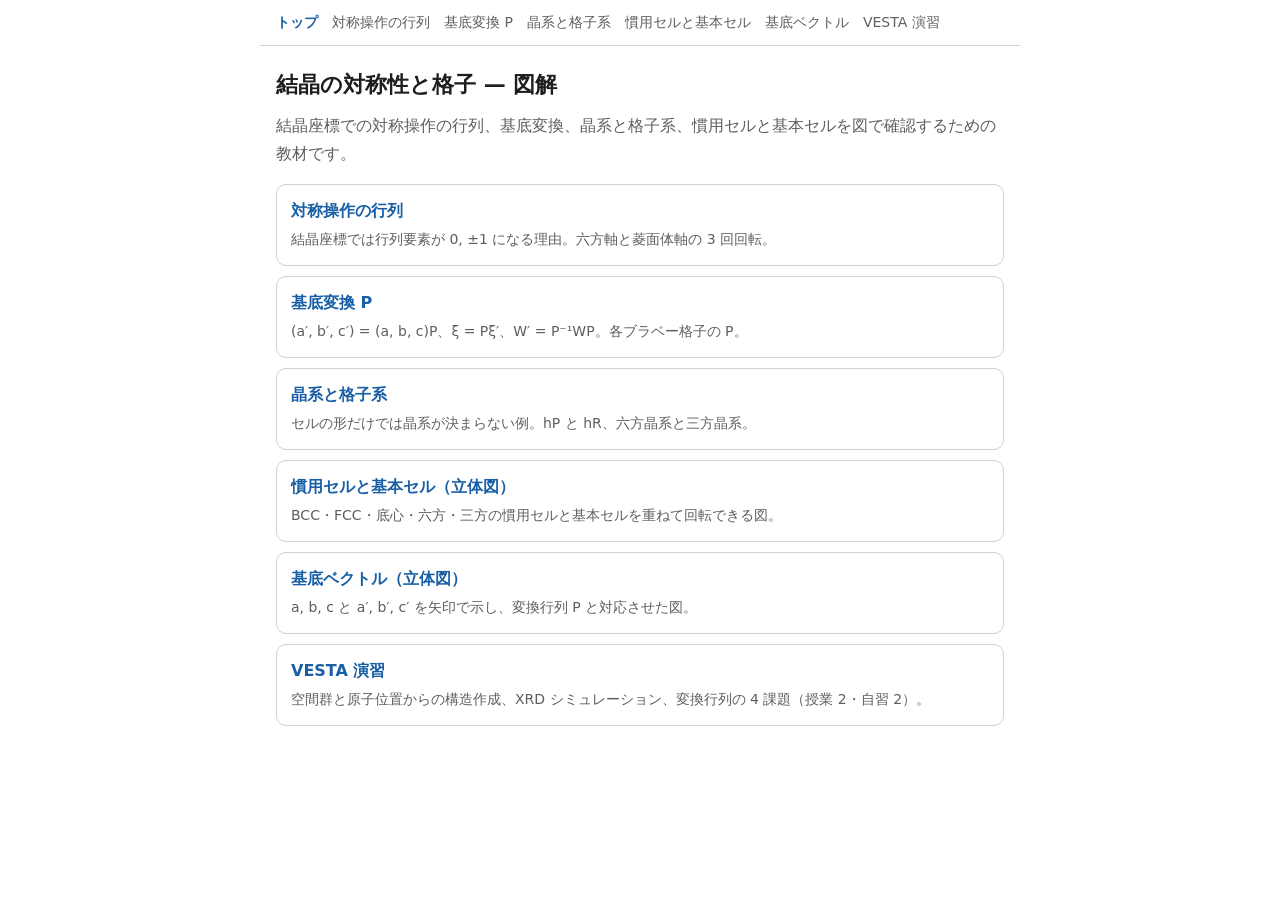
<file: index.html>
<!DOCTYPE html>
<html lang="ja"><head><meta charset="utf-8"><meta name="viewport" content="width=device-width, initial-scale=1">
<title>トップ｜結晶の対称性と格子</title><link rel="stylesheet" href="style.css"><link rel="stylesheet" href="katex/katex.min.css"><script defer src="katex/katex.min.js"></script><script defer src="katex/auto-render.min.js" onload="renderMathInElement(document.body,{delimiters:[{left:'\\(',right:'\\)',display:false}],ignoredTags:['script','noscript','style','textarea','pre','code']})"></script></head>
<body><nav class="top"><a href="index.html" class="cur">トップ</a><a href="symmetry-matrices.html">対称操作の行列</a><a href="basis-change.html">基底変換 P</a><a href="crystal-systems.html">晶系と格子系</a><a href="cells.html">慣用セルと基本セル</a><a href="basis-vectors.html">基底ベクトル</a><a href="vesta-exercises.html">VESTA 演習</a></nav><main><h1>結晶の対称性と格子 — 図解</h1>
<p class="lead">結晶座標での対称操作の行列、基底変換、晶系と格子系、慣用セルと基本セルを図で確認するための教材です。</p>
<ul class="cards">
<li><a href="symmetry-matrices.html"><b>対称操作の行列</b><span>結晶座標では行列要素が 0, ±1 になる理由。六方軸と菱面体軸の 3 回回転。</span></a></li>
<li><a href="basis-change.html"><b>基底変換 P</b><span>(a′, b′, c′) = (a, b, c)P、ξ = Pξ′、W′ = P⁻¹WP。各ブラベー格子の P。</span></a></li>
<li><a href="crystal-systems.html"><b>晶系と格子系</b><span>セルの形だけでは晶系が決まらない例。hP と hR、六方晶系と三方晶系。</span></a></li>
<li><a href="cells.html"><b>慣用セルと基本セル（立体図）</b><span>BCC・FCC・底心・六方・三方の慣用セルと基本セルを重ねて回転できる図。</span></a></li>
<li><a href="basis-vectors.html"><b>基底ベクトル（立体図）</b><span>a, b, c と a′, b′, c′ を矢印で示し、変換行列 P と対応させた図。</span></a></li>
<li><a href="vesta-exercises.html"><b>VESTA 演習</b><span>空間群と原子位置からの構造作成、XRD シミュレーション、変換行列の 4 課題（授業 2・自習 2）。</span></a></li>
</ul></main></body></html>
</file>
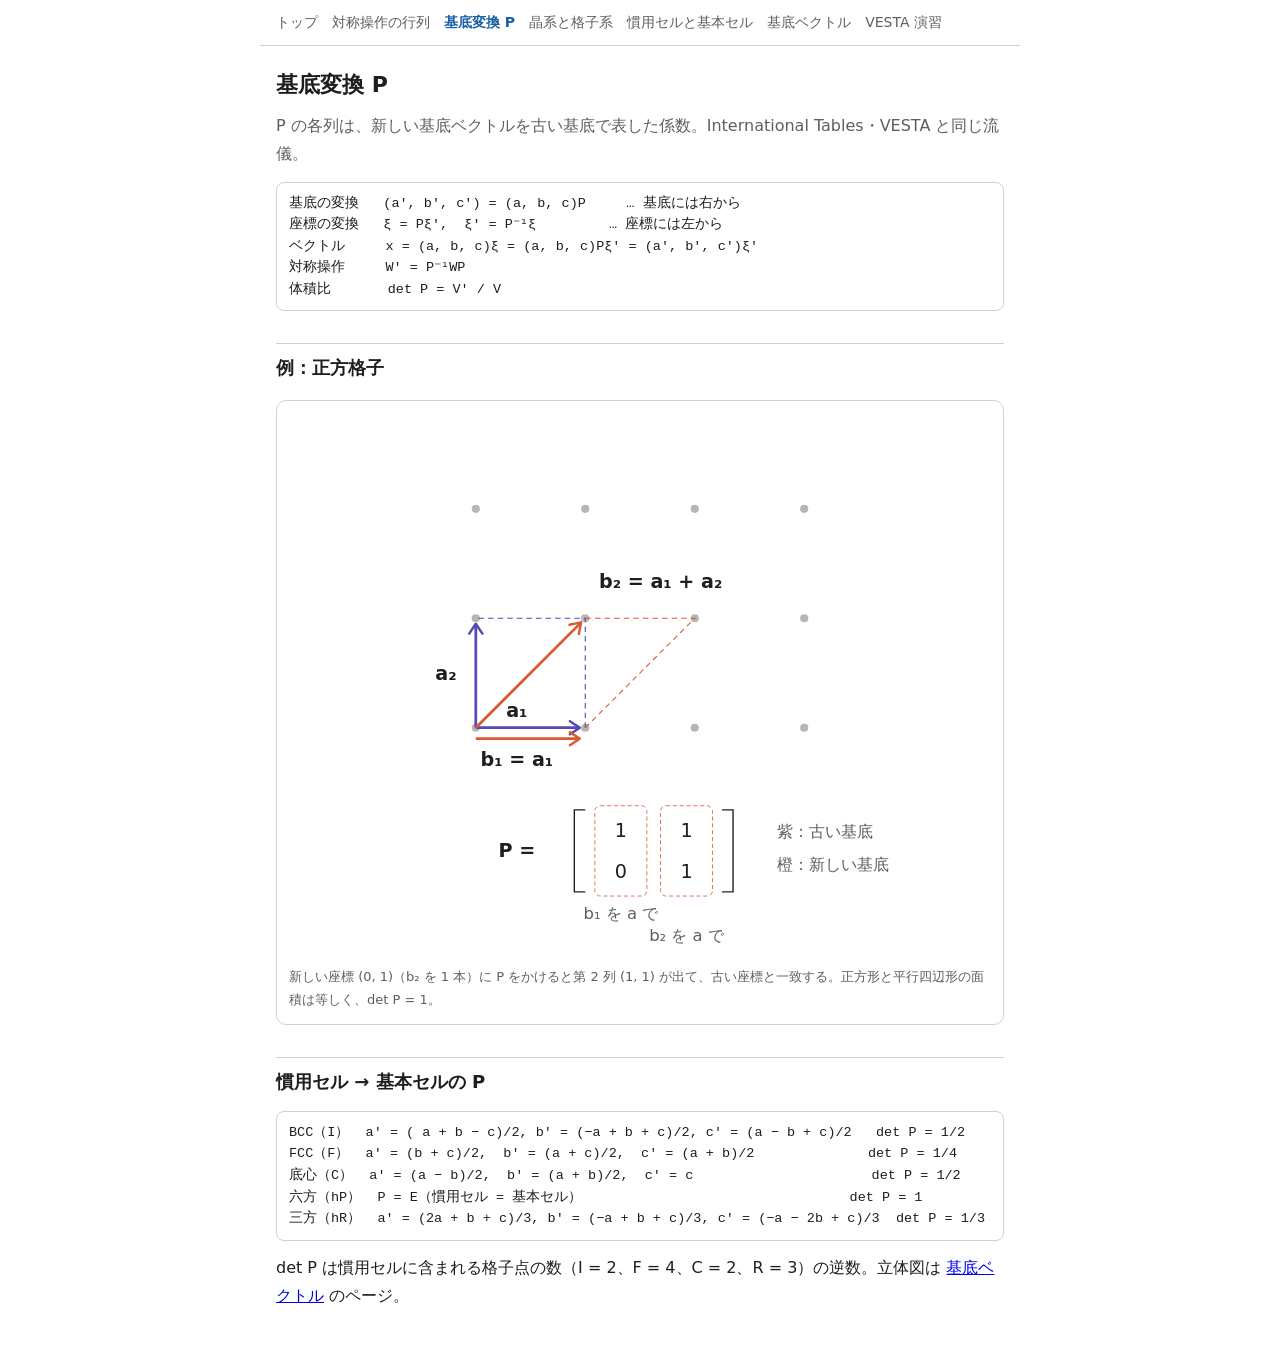
<file: basis-change.html>
<!DOCTYPE html>
<html lang="ja"><head><meta charset="utf-8"><meta name="viewport" content="width=device-width, initial-scale=1">
<title>基底変換 P｜結晶の対称性と格子</title><link rel="stylesheet" href="style.css"><link rel="stylesheet" href="katex/katex.min.css"><script defer src="katex/katex.min.js"></script><script defer src="katex/auto-render.min.js" onload="renderMathInElement(document.body,{delimiters:[{left:'\\(',right:'\\)',display:false}],ignoredTags:['script','noscript','style','textarea','pre','code']})"></script></head>
<body><nav class="top"><a href="index.html">トップ</a><a href="symmetry-matrices.html">対称操作の行列</a><a href="basis-change.html" class="cur">基底変換 P</a><a href="crystal-systems.html">晶系と格子系</a><a href="cells.html">慣用セルと基本セル</a><a href="basis-vectors.html">基底ベクトル</a><a href="vesta-exercises.html">VESTA 演習</a></nav><main><h1>基底変換 P</h1>
<p class="lead">P の各列は、新しい基底ベクトルを古い基底で表した係数。International Tables・VESTA と同じ流儀。</p>
<pre>基底の変換   (a′, b′, c′) = (a, b, c)P     … 基底には右から
座標の変換   ξ = Pξ′,  ξ′ = P⁻¹ξ         … 座標には左から
ベクトル     x = (a, b, c)ξ = (a, b, c)Pξ′ = (a′, b′, c′)ξ′
対称操作     W′ = P⁻¹WP
体積比       det P = V′ / V</pre>
<h2>例：正方格子</h2>
<figure><svg viewBox="0 0 380 400" role="img" aria-label="基底変換行列Pの意味"><defs><marker id="pP" viewBox="0 0 10 10" refX="8" refY="5" markerWidth="6" markerHeight="6" orient="auto-start-reverse"><path d="M2 1L8 5L2 9" fill="none" stroke="#534AB7" stroke-width="1.5" stroke-linecap="round" stroke-linejoin="round"/></marker><marker id="pC" viewBox="0 0 10 10" refX="8" refY="5" markerWidth="6" markerHeight="6" orient="auto-start-reverse"><path d="M2 1L8 5L2 9" fill="none" stroke="#D85A30" stroke-width="1.5" stroke-linecap="round" stroke-linejoin="round"/></marker></defs>
<g fill="var(--t)" opacity="0.6"><circle cx="70" cy="230" r="3"/><circle cx="70" cy="150" r="3"/><circle cx="70" cy="70" r="3"/><circle cx="150" cy="230" r="3"/><circle cx="150" cy="150" r="3"/><circle cx="150" cy="70" r="3"/><circle cx="230" cy="230" r="3"/><circle cx="230" cy="150" r="3"/><circle cx="230" cy="70" r="3"/><circle cx="310" cy="230" r="3"/><circle cx="310" cy="150" r="3"/><circle cx="310" cy="70" r="3"/></g>
<path d="M150 230 L230 150 L150 150" fill="none" stroke="#D85A30" stroke-width="0.8" stroke-dasharray="4 3"/>
<path d="M150 230 L150 150 L70 150" fill="none" stroke="#534AB7" stroke-width="0.8" stroke-dasharray="4 3"/>
<line x1="70" y1="230" x2="146" y2="230" stroke="#534AB7" stroke-width="2" marker-end="url(#pP)"/>
<line x1="70" y1="230" x2="70" y2="154" stroke="#534AB7" stroke-width="2" marker-end="url(#pP)"/>
<line x1="70" y1="238" x2="146" y2="238" stroke="#D85A30" stroke-width="2" marker-end="url(#pC)"/>
<line x1="70" y1="230" x2="147" y2="153" stroke="#D85A30" stroke-width="2" marker-end="url(#pC)"/>
<text class="th" x="100" y="222" text-anchor="middle">a₁</text><text class="th" x="100" y="258" text-anchor="middle">b₁ = a₁</text><text class="th" x="56" y="195" text-anchor="end">a₂</text><text class="th" x="160" y="128">b₂ = a₁ + a₂</text>
<text class="th" x="100" y="320" text-anchor="middle" dominant-baseline="central">P =</text>
<path d="M150 290 L142 290 L142 350 L150 350" fill="none" stroke="var(--p)" stroke-width="1"/><path d="M250 290 L258 290 L258 350 L250 350" fill="none" stroke="var(--p)" stroke-width="1"/>
<rect x="157" y="287" width="38" height="66" rx="4" fill="none" stroke="#D85A30" stroke-width="0.6" stroke-dasharray="3 2"/><rect x="205" y="287" width="38" height="66" rx="4" fill="none" stroke="#D85A30" stroke-width="0.6" stroke-dasharray="3 2"/>
<text class="t" x="176" y="305" text-anchor="middle" dominant-baseline="central">1</text><text class="t" x="176" y="335" text-anchor="middle" dominant-baseline="central">0</text><text class="t" x="224" y="305" text-anchor="middle" dominant-baseline="central">1</text><text class="t" x="224" y="335" text-anchor="middle" dominant-baseline="central">1</text>
<text class="ts" x="176" y="370" text-anchor="middle">b₁ を a で</text><text class="ts" x="224" y="386" text-anchor="middle">b₂ を a で</text>
<text class="ts" x="290" y="310">紫：古い基底</text><text class="ts" x="290" y="334">橙：新しい基底</text></svg><figcaption>新しい座標 (0, 1)（b₂ を 1 本）に P をかけると第 2 列 (1, 1) が出て、古い座標と一致する。正方形と平行四辺形の面積は等しく、det P = 1。</figcaption></figure>
<h2>慣用セル → 基本セルの P</h2>
<pre>BCC（I）  a′ = ( a + b − c)/2, b′ = (−a + b + c)/2, c′ = (a − b + c)/2   det P = 1/2
FCC（F）  a′ = (b + c)/2,  b′ = (a + c)/2,  c′ = (a + b)/2              det P = 1/4
底心（C）  a′ = (a − b)/2,  b′ = (a + b)/2,  c′ = c                      det P = 1/2
六方（hP）  P = E（慣用セル = 基本セル）                                 det P = 1
三方（hR）  a′ = (2a + b + c)/3, b′ = (−a + b + c)/3, c′ = (−a − 2b + c)/3  det P = 1/3</pre>
<p>det P は慣用セルに含まれる格子点の数（I = 2、F = 4、C = 2、R = 3）の逆数。立体図は <a href="basis-vectors.html">基底ベクトル</a> のページ。</p></main></body></html>
</file>
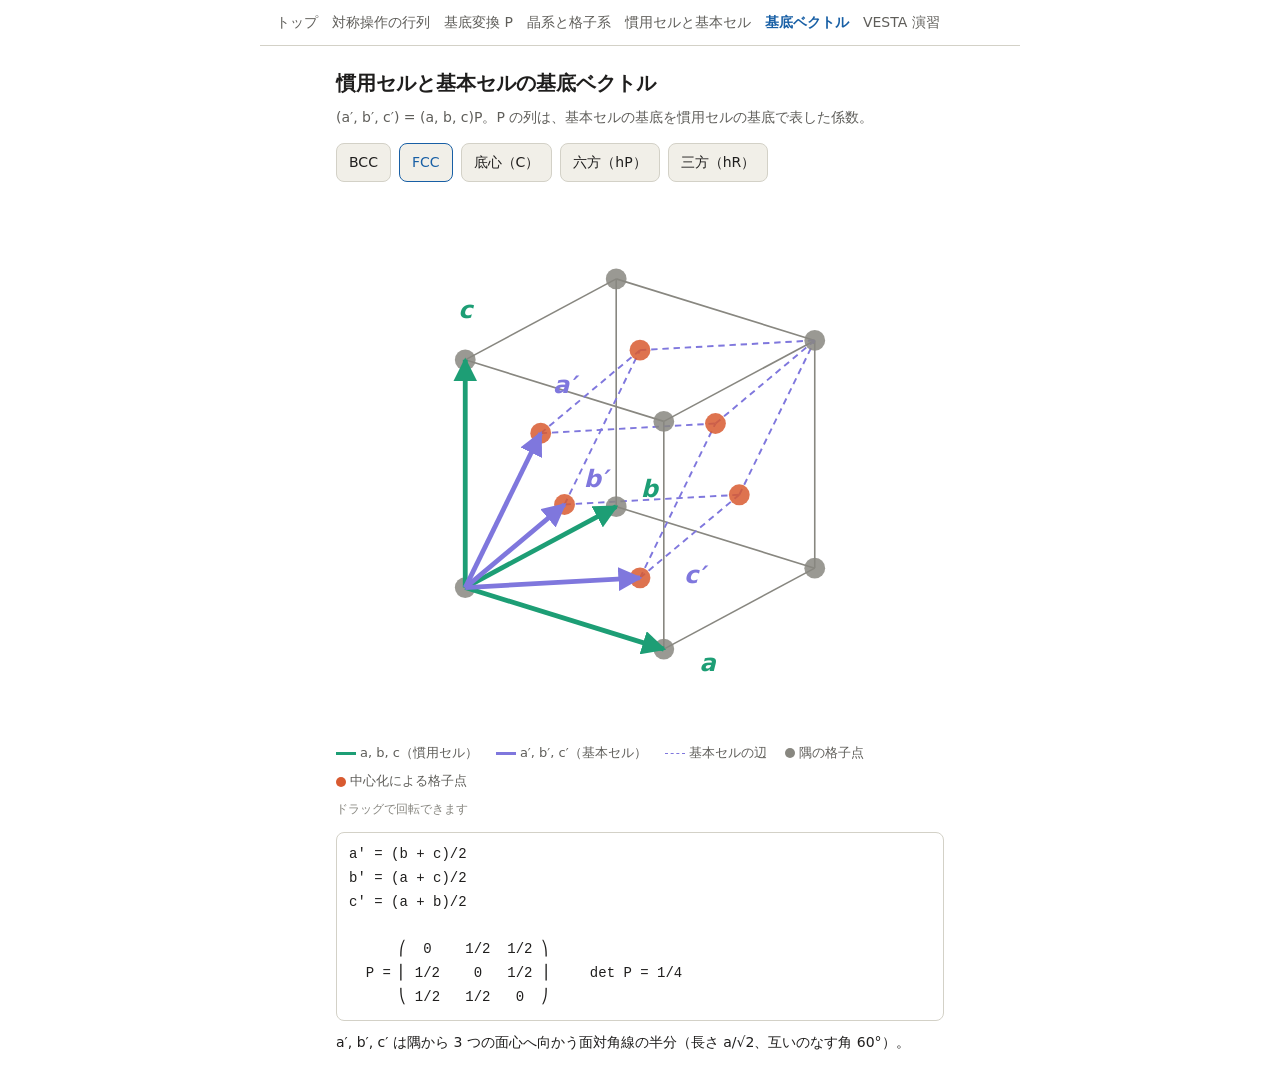
<file: basis-vectors.html>
<!DOCTYPE html>
<html lang="ja">
<head>
<link rel="stylesheet" href="style.css">
<meta charset="utf-8">
<meta name="viewport" content="width=device-width, initial-scale=1">
<title>基底ベクトル｜結晶の対称性と格子</title>
<style>
:root{--bg:#ffffff;--fg:#1f1e1d;--sub:#5f5e5a;--mute:#888780;--line:#d3d1c7;--btn:#f1efe8;--acc:#185FA5}
@media (prefers-color-scheme: dark){:root{--bg:#1f1e1d;--fg:#f1efe8;--sub:#b4b2a9;--mute:#888780;--line:#444441;--btn:#2c2c2a;--acc:#85B7EB}}
*{box-sizing:border-box}
body{margin:0;background:var(--bg);color:var(--fg);font-family:"Hiragino Sans","Noto Sans JP",system-ui,sans-serif}
main{max-width:640px;margin:0 auto;padding:20px 16px 32px}
h1{font-size:20px;font-weight:600;margin:0 0 4px}
.lead{font-size:14px;color:var(--sub);margin:0 0 14px}
#btns{display:flex;flex-wrap:wrap;gap:8px;margin:0 0 10px}
#btns button{font:inherit;font-size:14px;padding:6px 12px;border-radius:8px;border:1px solid var(--line);background:var(--btn);color:var(--fg);cursor:pointer}
#btns button.on{border-color:var(--acc);color:var(--acc)}
svg{display:block;width:100%;touch-action:none;cursor:grab}
.leg{display:flex;flex-wrap:wrap;gap:6px 18px;font-size:13px;color:var(--sub);margin:6px 0 0}
.sw{display:inline-block;width:20px;vertical-align:middle;margin-right:4px}
.dot{display:inline-block;width:10px;height:10px;border-radius:50%;vertical-align:middle;margin-right:4px}
#eq{font-family:ui-monospace,Menlo,Consolas,monospace;font-size:14px;line-height:1.7;margin:12px 0 0;padding:10px 12px;border:1px solid var(--line);border-radius:8px;white-space:pre-wrap}
#info{font-size:14px;line-height:1.7;margin:10px 0 0}
.hint{font-size:12px;color:var(--mute);margin:6px 0 0}
</style>
</head>
<body>
<nav class="top"><a href="index.html">トップ</a><a href="symmetry-matrices.html">対称操作の行列</a><a href="basis-change.html">基底変換 P</a><a href="crystal-systems.html">晶系と格子系</a><a href="cells.html">慣用セルと基本セル</a><a href="basis-vectors.html" class="cur">基底ベクトル</a><a href="vesta-exercises.html">VESTA 演習</a></nav>
<main>
<h1>慣用セルと基本セルの基底ベクトル</h1>
<p class="lead">(a′, b′, c′) = (a, b, c)P。P の列は、基本セルの基底を慣用セルの基底で表した係数。</p>
<div id="btns">
<button data-k="bcc">BCC</button><button data-k="fcc">FCC</button><button data-k="oc">底心（C）</button><button data-k="hp">六方（hP）</button><button data-k="hr">三方（hR）</button>
</div>
<svg id="v" viewBox="0 0 380 340" role="img" aria-label="慣用セルと基本セルの基底ベクトルの立体図"></svg>
<div class="leg">
<span><span class="sw" style="border-top:3px solid #1D9E75"></span>a, b, c（慣用セル）</span>
<span><span class="sw" style="border-top:3px solid #7F77DD"></span>a′, b′, c′（基本セル）</span>
<span><span class="sw" style="border-top:1.5px dashed #7F77DD"></span>基本セルの辺</span>
<span><span class="dot" style="background:#888780"></span>隅の格子点</span>
<span id="lcen"><span class="dot" style="background:#D85A30"></span>中心化による格子点</span>
</div>
<p class="hint">ドラッグで回転できます</p>
<div id="eq"></div>
<p id="info"></p>
</main>
<script>
(function(){
const svg=document.getElementById('v'),NS='http://www.w3.org/2000/svg';
const G='#888780',R='#D85A30',T='#1D9E75',Pc='#7F77DD',s3=Math.sqrt(3)/2;
const add=(p,q)=>p.map((v,i)=>v+q[i]);
const sub=(p,q)=>p.map((v,i)=>v-q[i]);
function para(o,u,v,w){const V=[];for(let i=0;i<8;i++){let p=o.slice();if(i&1)p=add(p,u);if(i&2)p=add(p,v);if(i&4)p=add(p,w);V.push(p);}
const E=[];for(let i=0;i<8;i++)for(let j=i+1;j<8;j++){const d=i^j;if(d===1||d===2||d===4)E.push([V[i],V[j]]);}return {V,E};}
const at=(L,c)=>L.map(p=>({p,c}));
const hx=c=>(x,y,z)=>[x-0.5*y,s3*y,z*c];
const O=[0,0,0];
const L={};

(function(){const cube=para(O,[1,0,0],[0,1,0],[0,0,1]);const B=[.5,.5,.5];
const ap=[.5,.5,-.5],bp=[-.5,.5,.5],cp=[.5,-.5,.5];
L.bcc={conv:cube.E,prim:para(B,ap,bp,cp).E,cen:true,
atoms:at(cube.V,G).concat(at([B,[.5,1.5,.5],[1.5,.5,.5],[.5,.5,1.5]],R)),
vecs:[[O,[1,0,0],'a',T],[O,[0,1,0],'b',T],[O,[0,0,1],'c',T],[B,add(B,ap),'a′',Pc],[B,add(B,bp),'b′',Pc],[B,add(B,cp),'c′',Pc]],
eq:"a′ = ( a + b − c)/2\nb′ = (−a + b + c)/2\nc′ = ( a − b + c)/2\n\n      ⎛  1/2  −1/2   1/2 ⎞\n  P = ⎜  1/2   1/2  −1/2 ⎟     det P = 1/2\n      ⎝ −1/2   1/2   1/2 ⎠",
info:"a′, b′, c′ は体心から隅へ向かう体対角線の半分（長さ (√3/2)a、互いのなす角 109.47°）。見やすさのため始点を体心にしている。"};
})();

(function(){const cube=para(O,[1,0,0],[0,1,0],[0,0,1]);
const ap=[0,.5,.5],bp=[.5,0,.5],cp=[.5,.5,0];
L.fcc={conv:cube.E,prim:para(O,ap,bp,cp).E,cen:true,
atoms:at(cube.V,G).concat(at([[.5,.5,0],[.5,.5,1],[.5,0,.5],[.5,1,.5],[0,.5,.5],[1,.5,.5]],R)),
vecs:[[O,[1,0,0],'a',T],[O,[0,1,0],'b',T],[O,[0,0,1],'c',T],[O,ap,'a′',Pc],[O,bp,'b′',Pc],[O,cp,'c′',Pc]],
eq:"a′ = (b + c)/2\nb′ = (a + c)/2\nc′ = (a + b)/2\n\n      ⎛  0    1/2  1/2 ⎞\n  P = ⎜ 1/2    0   1/2 ⎟     det P = 1/4\n      ⎝ 1/2   1/2   0  ⎠",
info:"a′, b′, c′ は隅から 3 つの面心へ向かう面対角線の半分（長さ a/√2、互いのなす角 60°）。"};
})();

(function(){const b=1.5;const box=para(O,[1,0,0],[0,b,0],[0,0,1]);
const ap=[.5,-b/2,0],bp=[.5,b/2,0];
L.oc={conv:box.E,prim:para(O,ap,bp,[0,0,1]).E,cen:true,
atoms:at(box.V,G).concat(at([[.5,b/2,0],[.5,b/2,1],[.5,-b/2,0],[.5,-b/2,1]],R)),
vecs:[[O,[1,0,0],'a',T],[O,[0,b,0],'b',T],[O,[0,0,1],'c = c′',T],[O,ap,'a′',Pc],[O,bp,'b′',Pc]],
eq:"a′ = (a − b)/2\nb′ = (a + b)/2\nc′ = c\n\n      ⎛  1/2  1/2  0 ⎞\n  P = ⎜ −1/2  1/2  0 ⎟     det P = 1/2\n      ⎝   0    0   1 ⎠",
info:"a′, b′ は隅から底面の中心（C 面心）とその隣の C 面心へ向かうベクトル。c′ は c と同じ。直方晶 C 底心の例（b/a = 1.5 は作図用の値）。"};
})();

(function(){const c=1.6,f=hx(c);const V=[],E=[];
const ring=z=>{const r=[];for(let k=0;k<6;k++){const t=k*Math.PI/3;r.push([Math.cos(t),Math.sin(t),z]);}return r;};
const bo=ring(0),to=ring(c);for(let k=0;k<6;k++){E.push([bo[k],bo[(k+1)%6]]);E.push([to[k],to[(k+1)%6]]);E.push([bo[k],to[k]]);}
L.hp={conv:E,prim:para(O,f(1,0,0),f(0,1,0),f(0,0,1)).E,cen:false,
atoms:at(bo.concat(to,[[0,0,0],[0,0,c]]),G),
vecs:[[O,f(1,0,0),'a = a′',T],[O,f(0,1,0),'b = b′',T],[O,f(0,0,1),'c = c′',T]],
eq:"a′ = a,  b′ = b,  c′ = c\n\n  P = E（単位行列）     det P = 1",
info:"六方格子は単純格子なので、慣用セルと基本セルは同じ（灰色の六角柱はその 3 個分）。a と b のなす角は 120°（c/a = 1.6 は作図用の値）。"};
})();

(function(){const c=2.4,f=hx(c);const cell=para(O,f(1,0,0),f(0,1,0),f(0,0,1));
const T1=f(2/3,1/3,1/3),T2=f(-1/3,1/3,1/3),T3=f(-1/3,-2/3,1/3);
L.hr={conv:cell.E,prim:para(O,T1,T2,T3).E,cen:true,
atoms:at(cell.V,G).concat(at([f(2/3,1/3,1/3),f(1/3,2/3,2/3),f(-1/3,1/3,1/3),f(-1/3,-2/3,1/3),f(1/3,-1/3,2/3),f(-2/3,-1/3,2/3)],R)),
vecs:[[O,f(1,0,0),'a',T],[O,f(0,1,0),'b',T],[O,f(0,0,1),'c',T],[O,T1,'a′',Pc],[O,T2,'b′',Pc],[O,T3,'c′',Pc]],
eq:"a′ = ( 2a +  b + c)/3\nb′ = ( −a +  b + c)/3\nc′ = ( −a − 2b + c)/3\n\n      ⎛ 2/3  −1/3  −1/3 ⎞\n  P = ⎜ 1/3   1/3  −2/3 ⎟     det P = 1/3\n      ⎝ 1/3   1/3   1/3 ⎠",
info:"a′, b′, c′ は原点から高さ 1/3 の R 中心化格子点へ向かうベクトル（obverse 配置）。3 本の和 a′ + b′ + c′ = c が菱面体の体対角線で、3 回軸に一致する（c/a = 2.4 は作図用の値）。"};
})();

let cur,C,S,ry=-0.65,rx=0.42;const cx=190,cy=170;
function setL(k){cur=L[k];const P=cur.atoms.map(a=>a.p);cur.conv.concat(cur.prim).forEach(e=>P.push(e[0],e[1]));
const mn=[0,1,2].map(i=>Math.min(...P.map(p=>p[i]))),mx=[0,1,2].map(i=>Math.max(...P.map(p=>p[i])));
C=mn.map((v,i)=>(v+mx[i])/2);const r=Math.max(...P.map(p=>Math.hypot(p[0]-C[0],p[1]-C[1],p[2]-C[2])));S=135/r;
document.getElementById('lcen').style.display=cur.cen?'':'none';
document.getElementById('eq').textContent=cur.eq;document.getElementById('info').textContent=cur.info;
document.querySelectorAll('#btns button').forEach(b=>b.classList.toggle('on',b.dataset.k===k));
draw();}
function proj(p){const x=p[0]-C[0],y=p[2]-C[2],z=-(p[1]-C[1]);
const x1=Math.cos(ry)*x+Math.sin(ry)*z,z1=-Math.sin(ry)*x+Math.cos(ry)*z;
const y2=Math.cos(rx)*y-Math.sin(rx)*z1,z2=Math.sin(rx)*y+Math.cos(rx)*z1;return [cx+S*x1,cy-S*y2,z2];}
function el(n,a){const e=document.createElementNS(NS,n);for(const k in a)e.setAttribute(k,a[k]);return e;}
function draw(){
svg.innerHTML='<defs><marker id="mt" viewBox="0 0 10 10" refX="9" refY="5" markerWidth="5" markerHeight="5" orient="auto"><path d="M0 0L10 5L0 10z" fill="#1D9E75"/></marker><marker id="mp" viewBox="0 0 10 10" refX="9" refY="5" markerWidth="5" markerHeight="5" orient="auto"><path d="M0 0L10 5L0 10z" fill="#7F77DD"/></marker></defs>';
cur.conv.forEach(([a,b])=>{const p=proj(a),q=proj(b);svg.appendChild(el('line',{x1:p[0],y1:p[1],x2:q[0],y2:q[1],stroke:G,'stroke-width':1}));});
cur.prim.forEach(([a,b])=>{const p=proj(a),q=proj(b);svg.appendChild(el('line',{x1:p[0],y1:p[1],x2:q[0],y2:q[1],stroke:Pc,'stroke-width':1.2,'stroke-dasharray':'4 3'}));});
cur.atoms.map(a=>({a,q:proj(a.p)})).sort((u,v)=>u.q[2]-v.q[2]).forEach(({a,q})=>svg.appendChild(el('circle',{cx:q[0],cy:q[1],r:6.5,fill:a.c,'fill-opacity':0.85})));
cur.vecs.forEach(([s,e,lab,col])=>{const p=proj(s),q=proj(e);
svg.appendChild(el('line',{x1:p[0],y1:p[1],x2:q[0],y2:q[1],stroke:col,'stroke-width':3,'marker-end':col===T?'url(#mt)':'url(#mp)'}));
const d=sub(e,s),n=Math.hypot(...d)||1,Lp=add(e,d.map(v=>v/n*0.22)),t=proj(Lp);
const tx=el('text',{x:t[0],y:t[1]+5,'text-anchor':'middle','font-size':15,'font-style':'italic','font-weight':600,fill:col});tx.textContent=lab;svg.appendChild(tx);});}
document.querySelectorAll('#btns button').forEach(b=>b.addEventListener('click',()=>setL(b.dataset.k)));
let drag=null;
svg.addEventListener('pointerdown',e=>{drag=[e.clientX,e.clientY,ry,rx];svg.setPointerCapture(e.pointerId);svg.style.cursor='grabbing';});
svg.addEventListener('pointermove',e=>{if(!drag)return;ry=drag[2]+(e.clientX-drag[0])*0.01;rx=Math.max(-1.4,Math.min(1.4,drag[3]+(e.clientY-drag[1])*0.01));draw();});
const end=()=>{drag=null;svg.style.cursor='grab';};svg.addEventListener('pointerup',end);svg.addEventListener('pointercancel',end);
setL('fcc');
})();
</script>
</body>
</html>
</file>
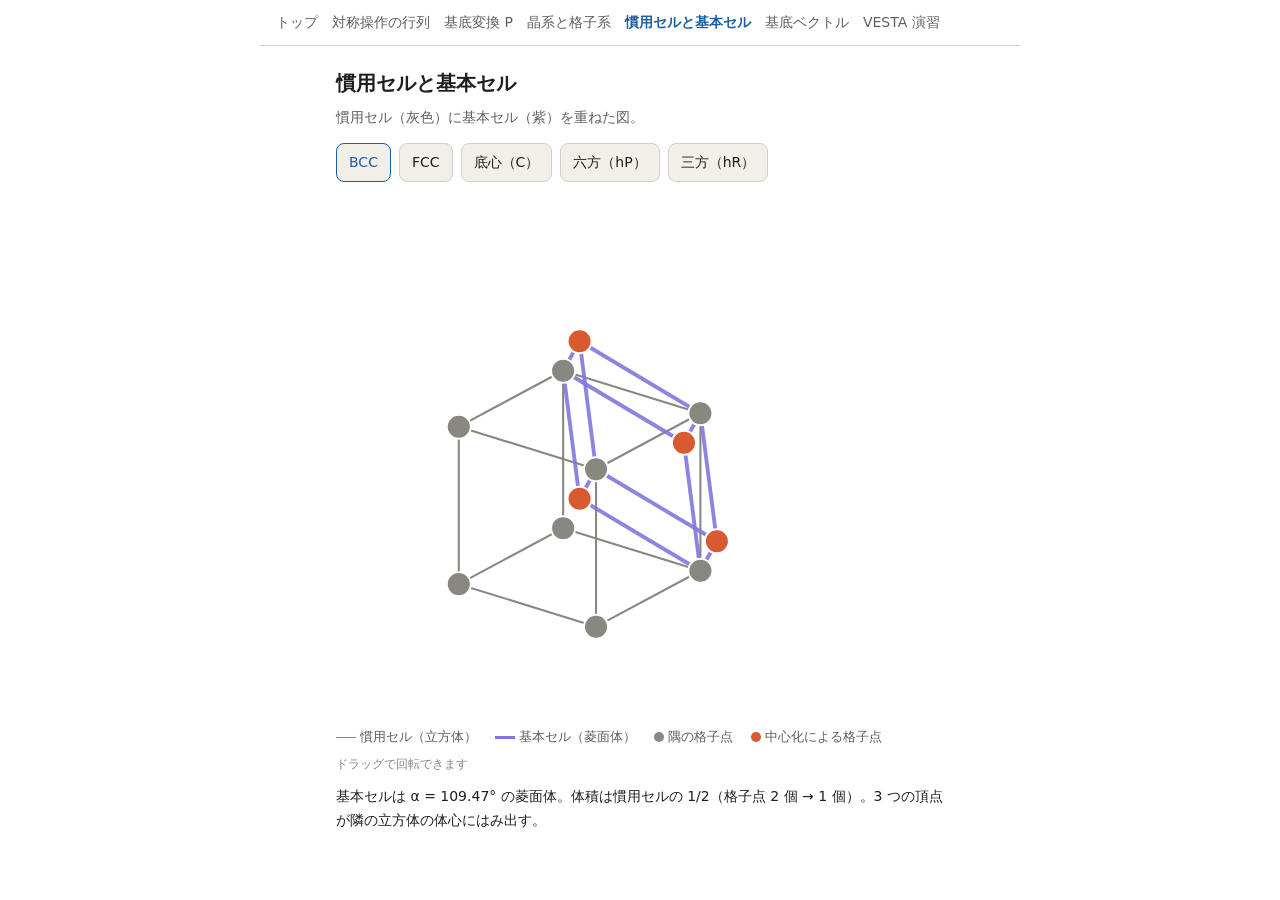
<file: cells.html>
<!DOCTYPE html>
<html lang="ja">
<head>
<link rel="stylesheet" href="style.css">
<meta charset="utf-8">
<meta name="viewport" content="width=device-width, initial-scale=1">
<title>慣用セルと基本セル｜結晶の対称性と格子</title>
<style>
:root{--bg:#ffffff;--fg:#1f1e1d;--sub:#5f5e5a;--mute:#888780;--line:#d3d1c7;--btn:#f1efe8;--acc:#185FA5}
@media (prefers-color-scheme: dark){:root{--bg:#1f1e1d;--fg:#f1efe8;--sub:#b4b2a9;--mute:#888780;--line:#444441;--btn:#2c2c2a;--acc:#85B7EB}}
*{box-sizing:border-box}
body{margin:0;background:var(--bg);color:var(--fg);font-family:"Hiragino Sans","Noto Sans JP",system-ui,sans-serif}
main{max-width:640px;margin:0 auto;padding:20px 16px 32px}
h1{font-size:20px;font-weight:600;margin:0 0 4px}
.lead{font-size:14px;color:var(--sub);margin:0 0 14px}
#btns{display:flex;flex-wrap:wrap;gap:8px;margin:0 0 10px}
#btns button{font:inherit;font-size:14px;padding:6px 12px;border-radius:8px;border:1px solid var(--line);background:var(--btn);color:var(--fg);cursor:pointer}
#btns button.on{border-color:var(--acc);color:var(--acc)}
svg{display:block;width:100%;touch-action:none;cursor:grab}
.leg{display:flex;flex-wrap:wrap;gap:6px 18px;font-size:13px;color:var(--sub);margin:6px 0 0}
.sw{display:inline-block;width:20px;vertical-align:middle;margin-right:4px}
.dot{display:inline-block;width:10px;height:10px;border-radius:50%;vertical-align:middle;margin-right:4px}
#eq{font-family:ui-monospace,Menlo,Consolas,monospace;font-size:14px;line-height:1.7;margin:12px 0 0;padding:10px 12px;border:1px solid var(--line);border-radius:8px;white-space:pre-wrap}
#info{font-size:14px;line-height:1.7;margin:10px 0 0}
.hint{font-size:12px;color:var(--mute);margin:6px 0 0}
</style>
</head>
<body>
<nav class="top"><a href="index.html">トップ</a><a href="symmetry-matrices.html">対称操作の行列</a><a href="basis-change.html">基底変換 P</a><a href="crystal-systems.html">晶系と格子系</a><a href="cells.html" class="cur">慣用セルと基本セル</a><a href="basis-vectors.html">基底ベクトル</a><a href="vesta-exercises.html">VESTA 演習</a></nav>
<main>
<h1>慣用セルと基本セル</h1>
<p class="lead">慣用セル（灰色）に基本セル（紫）を重ねた図。</p>
<div id="btns">
<button data-k="bcc">BCC</button><button data-k="fcc">FCC</button><button data-k="oc">底心（C）</button><button data-k="hp">六方（hP）</button><button data-k="hr">三方（hR）</button>
</div>
<svg id="v" viewBox="0 0 380 330" role="img" aria-label="慣用セルと基本セルを重ねた立体図"></svg>
<div class="leg">
<span><span class="sw" style="border-top:1.5px solid #888780"></span><span id="lconv">慣用セル</span></span>
<span><span class="sw" style="border-top:3px solid #7F77DD"></span><span id="lprim">基本セル</span></span>
<span><span class="dot" style="background:#888780"></span>隅の格子点</span>
<span id="lcen"><span class="dot" style="background:#D85A30"></span>中心化による格子点</span>
</div>
<p class="hint">ドラッグで回転できます</p>
<p id="info"></p>
</main>
<script>
(function(){
const svg=document.getElementById('v'),NS='http://www.w3.org/2000/svg';
const G='#888780',R='#D85A30',s3=Math.sqrt(3)/2;
const add=(p,q)=>p.map((v,i)=>v+q[i]);
function para(o,u,v,w){const V=[];for(let i=0;i<8;i++){let p=o.slice();if(i&1)p=add(p,u);if(i&2)p=add(p,v);if(i&4)p=add(p,w);V.push(p);}
const E=[];for(let i=0;i<8;i++)for(let j=i+1;j<8;j++){const d=i^j;if(d===1||d===2||d===4)E.push([V[i],V[j]]);}return {V,E};}
const cube=para([0,0,0],[1,0,0],[0,1,0],[0,0,1]);
const at=(L,c)=>L.map(p=>({p,c}));
const hx=c=>(x,y,z)=>[x-0.5*y,s3*y,z*c];
const L={};
L.bcc={conv:cube.E,prim:para([.5,.5,.5],[.5,.5,-.5],[-.5,.5,.5],[.5,-.5,.5]).E,
atoms:at(cube.V,G).concat(at([[.5,.5,.5],[.5,1.5,.5],[1.5,.5,.5],[.5,.5,1.5]],R)),cen:true,
lc:'慣用セル（立方体）',lp:'基本セル（菱面体）',
info:'基本セルは α = 109.47° の菱面体。体積は慣用セルの 1/2（格子点 2 個 → 1 個）。3 つの頂点が隣の立方体の体心にはみ出す。'};
L.fcc={conv:cube.E,prim:para([0,0,0],[0,.5,.5],[.5,0,.5],[.5,.5,0]).E,
atoms:at(cube.V,G).concat(at([[.5,.5,0],[.5,.5,1],[.5,0,.5],[.5,1,.5],[0,.5,.5],[1,.5,.5]],R)),cen:true,
lc:'慣用セル（立方体）',lp:'基本セル（菱面体）',
info:'基本セルは α = 60° の菱面体。体積は慣用セルの 1/4（格子点 4 個 → 1 個）。頂点はすべて隅と面心の格子点。'};
(function(){const b=1.5;const c=para([0,0,0],[1,0,0],[0,b,0],[0,0,1]);
L.oc={conv:c.E,prim:para([0,0,0],[.5,-b/2,0],[.5,b/2,0],[0,0,1]).E,
atoms:at(c.V,G).concat(at([[.5,b/2,0],[.5,b/2,1],[.5,-b/2,0],[.5,-b/2,1]],R)),cen:true,
lc:'慣用セル（直方体、C 底心）',lp:'基本セル',
info:'基本セルは a′ = (a − b)/2, b′ = (a + b)/2, c′ = c。a′ = b′ で底面がひし形の柱。体積は慣用セルの 1/2（b/a = 1.5 は作図用の値）。'};})();
(function(){const f=hx(1.6);const E=[];const ring=z=>{const r=[];for(let k=0;k<6;k++){const t=k*Math.PI/3;r.push([Math.cos(t),Math.sin(t),z]);}return r;};
const b=ring(0),t=ring(1.6);for(let k=0;k<6;k++){E.push([b[k],b[(k+1)%6]]);E.push([t[k],t[(k+1)%6]]);E.push([b[k],t[k]]);}
L.hp={conv:E,prim:para([0,0,0],f(1,0,0),f(0,1,0),f(0,0,1)).E,
atoms:at(b.concat(t,[[0,0,0],[0,0,1.6]]),G),cen:false,
lc:'六角柱（単位胞 3 個分）',lp:'単位胞（慣用 = 基本）',
info:'六方格子は単純格子なので、慣用セルと基本セルは同じ（a = b, γ = 120° のひし形の柱）。六角柱はその 3 個分で、格子の 6 回軸が見やすい。ただし結晶の対称性は原子配置で決まり、3 回軸までしかない三方晶系の結晶（例：α-石英）もこの格子をとる（c/a = 1.6 は作図用の値）。'};})();
(function(){const f=hx(2.4);const c=para([0,0,0],f(1,0,0),f(0,1,0),f(0,0,1));
const T1=f(2/3,1/3,1/3),T2=f(-1/3,1/3,1/3),T3=f(-1/3,-2/3,1/3);
L.hr={conv:c.E,prim:para([0,0,0],T1,T2,T3).E,
atoms:at(c.V,G).concat(at([f(2/3,1/3,1/3),f(1/3,2/3,2/3),f(-1/3,1/3,1/3),f(-1/3,-2/3,1/3),f(1/3,-1/3,2/3),f(-2/3,-1/3,2/3)],R)),cen:true,
lc:'慣用セル（六方軸、R 中心化）',lp:'基本セル（菱面体）',
info:'六方軸の慣用セルは高さ 1/3, 2/3 に格子点を含み、体積は基本セルの 3 倍。基本セルは a = b = c, α = β = γ の菱面体で、体対角線が c 軸（3 回軸）に一致する（c/a = 2.4 は作図用の値）。'};})();
let cur,C,S,ry=-0.65,rx=0.42;const cx=190,cy=165;
function setL(k){cur=L[k];const P=cur.atoms.map(a=>a.p);cur.conv.concat(cur.prim).forEach(e=>P.push(e[0],e[1]));
const mn=[0,1,2].map(i=>Math.min(...P.map(p=>p[i]))),mx=[0,1,2].map(i=>Math.max(...P.map(p=>p[i])));
C=mn.map((v,i)=>(v+mx[i])/2);const r=Math.max(...P.map(p=>Math.hypot(p[0]-C[0],p[1]-C[1],p[2]-C[2])));S=140/r;
document.getElementById('lconv').textContent=cur.lc;document.getElementById('lprim').textContent=cur.lp;
document.getElementById('lcen').style.display=cur.cen?'':'none';document.getElementById('info').textContent=cur.info;
document.querySelectorAll('#btns button').forEach(b=>b.classList.toggle('on',b.dataset.k===k));
draw();}
function proj(p){const x=p[0]-C[0],y=p[2]-C[2],z=-(p[1]-C[1]);
const x1=Math.cos(ry)*x+Math.sin(ry)*z,z1=-Math.sin(ry)*x+Math.cos(ry)*z;
const y2=Math.cos(rx)*y-Math.sin(rx)*z1,z2=Math.sin(rx)*y+Math.cos(rx)*z1;return [cx+S*x1,cy-S*y2,z2];}
function el(n,a){const e=document.createElementNS(NS,n);for(const k in a)e.setAttribute(k,a[k]);return e;}
function draw(){svg.innerHTML='';
cur.conv.forEach(([a,b])=>{const p=proj(a),q=proj(b);svg.appendChild(el('line',{x1:p[0],y1:p[1],x2:q[0],y2:q[1],stroke:G,'stroke-width':1.3}));});
cur.prim.forEach(([a,b])=>{const p=proj(a),q=proj(b);svg.appendChild(el('line',{x1:p[0],y1:p[1],x2:q[0],y2:q[1],stroke:'#7F77DD','stroke-width':2.4,'stroke-opacity':0.9}));});
cur.atoms.map(a=>({a,q:proj(a.p)})).sort((u,v)=>u.q[2]-v.q[2]).forEach(({a,q})=>svg.appendChild(el('circle',{cx:q[0],cy:q[1],r:7.5,fill:a.c,stroke:getComputedStyle(document.body).backgroundColor,'stroke-width':1.2})));}
document.querySelectorAll('#btns button').forEach(b=>b.addEventListener('click',()=>setL(b.dataset.k)));
let drag=null;
svg.addEventListener('pointerdown',e=>{drag=[e.clientX,e.clientY,ry,rx];svg.setPointerCapture(e.pointerId);svg.style.cursor='grabbing';});
svg.addEventListener('pointermove',e=>{if(!drag)return;ry=drag[2]+(e.clientX-drag[0])*0.01;rx=Math.max(-1.4,Math.min(1.4,drag[3]+(e.clientY-drag[1])*0.01));draw();});
const end=()=>{drag=null;svg.style.cursor='grab';};svg.addEventListener('pointerup',end);svg.addEventListener('pointercancel',end);
setL('bcc');
})();
</script>
</body>
</html>
</file>
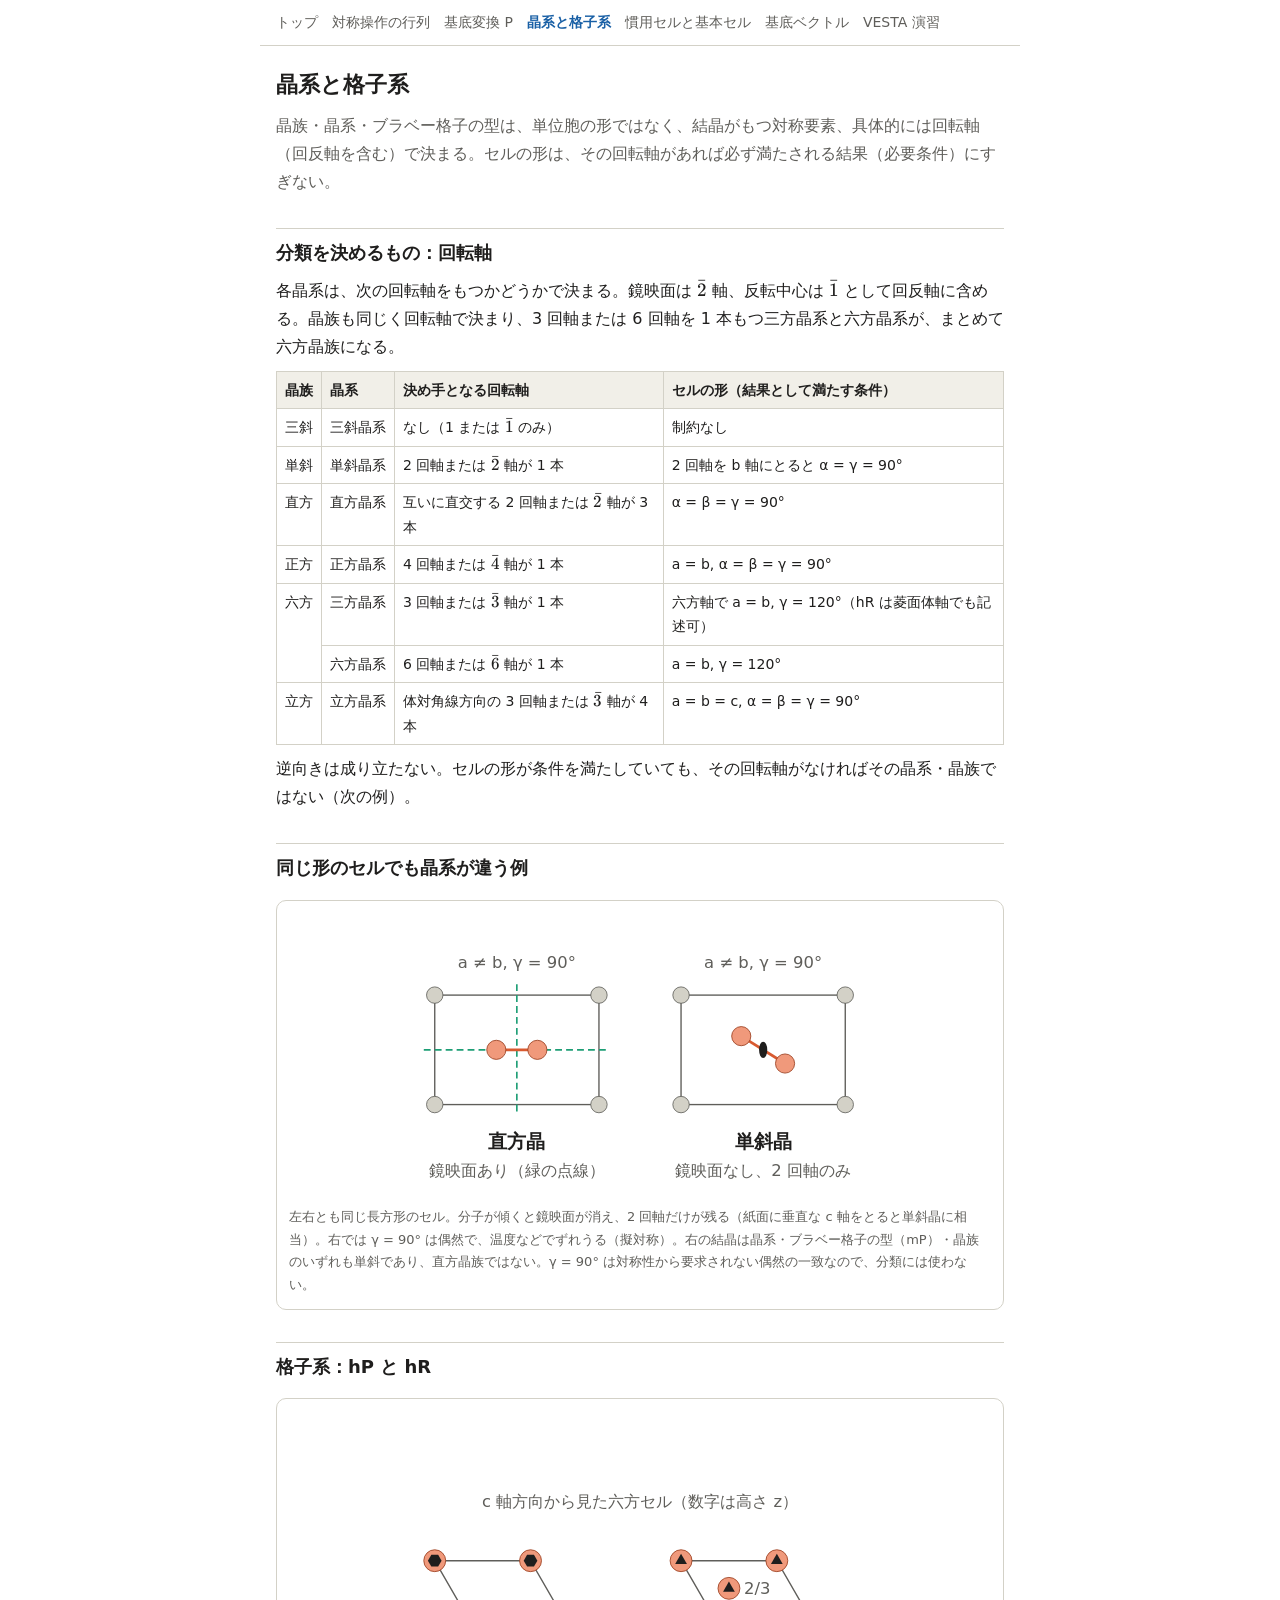
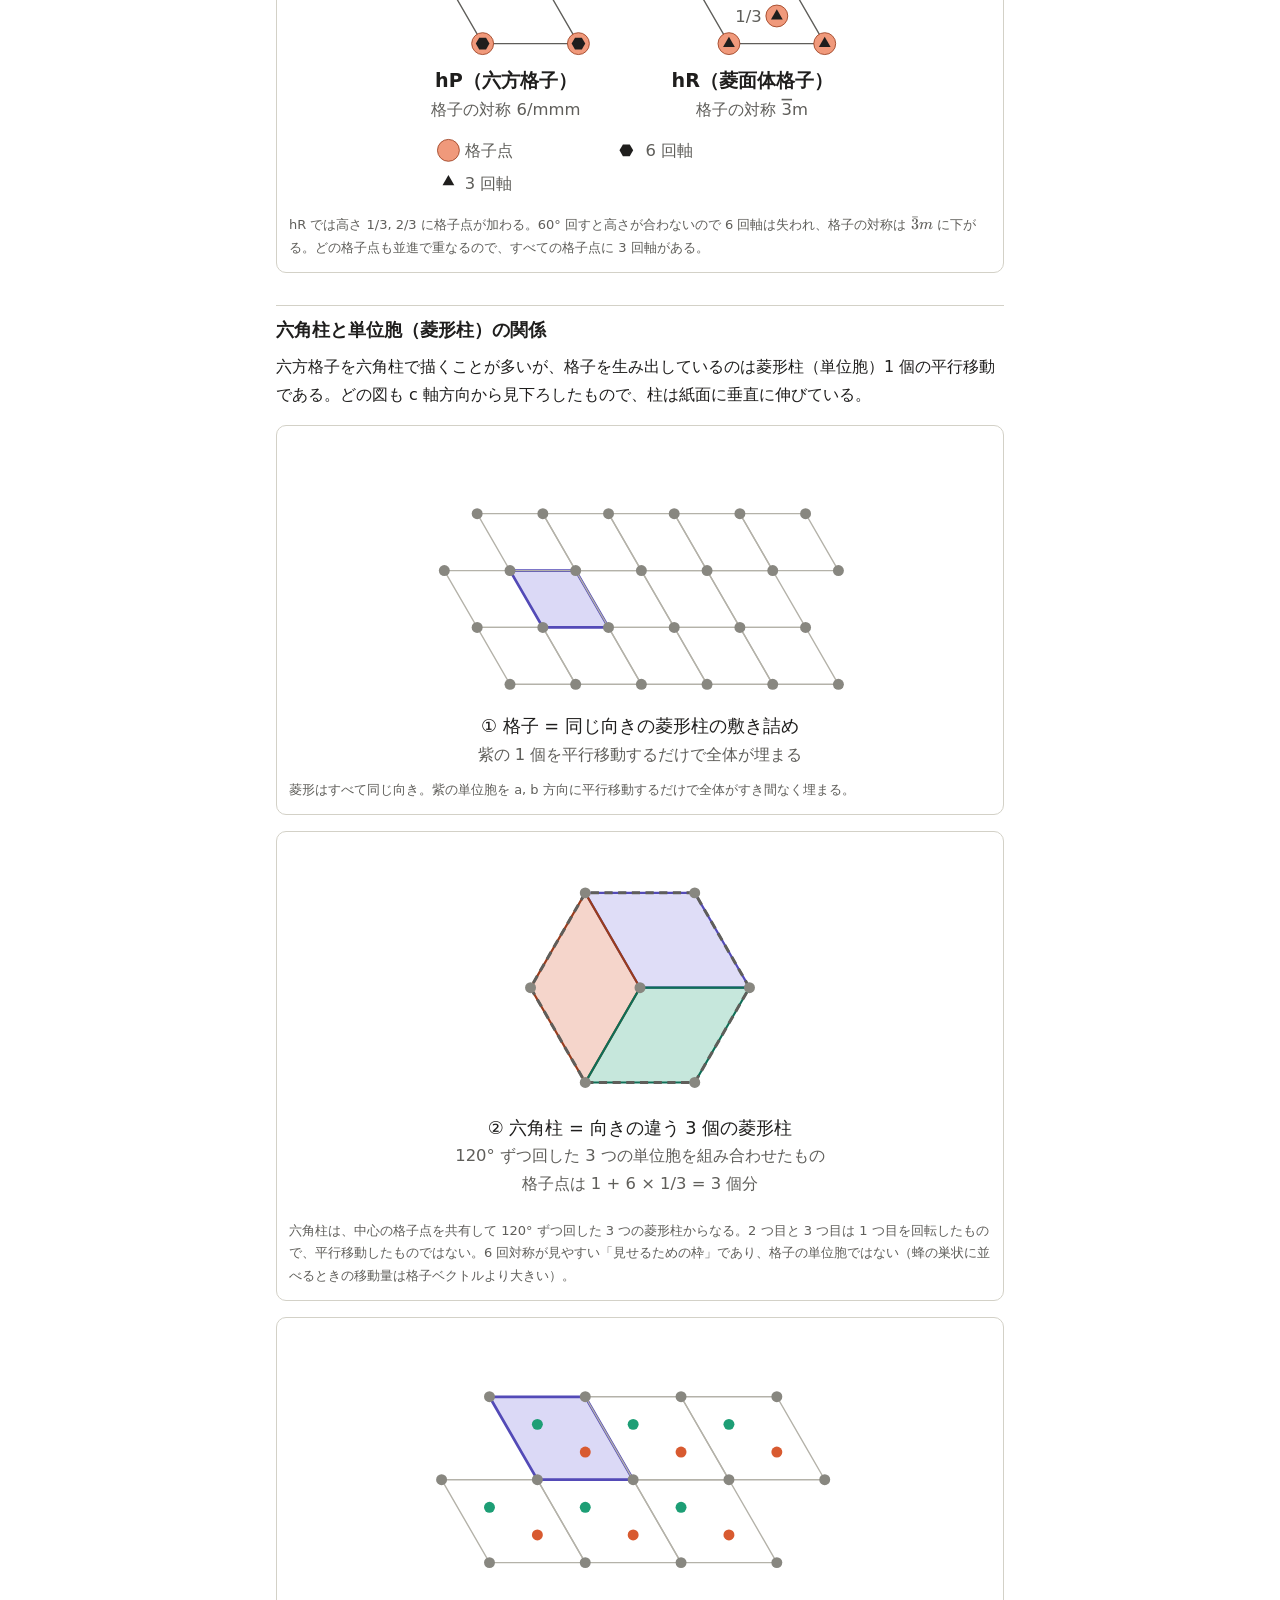
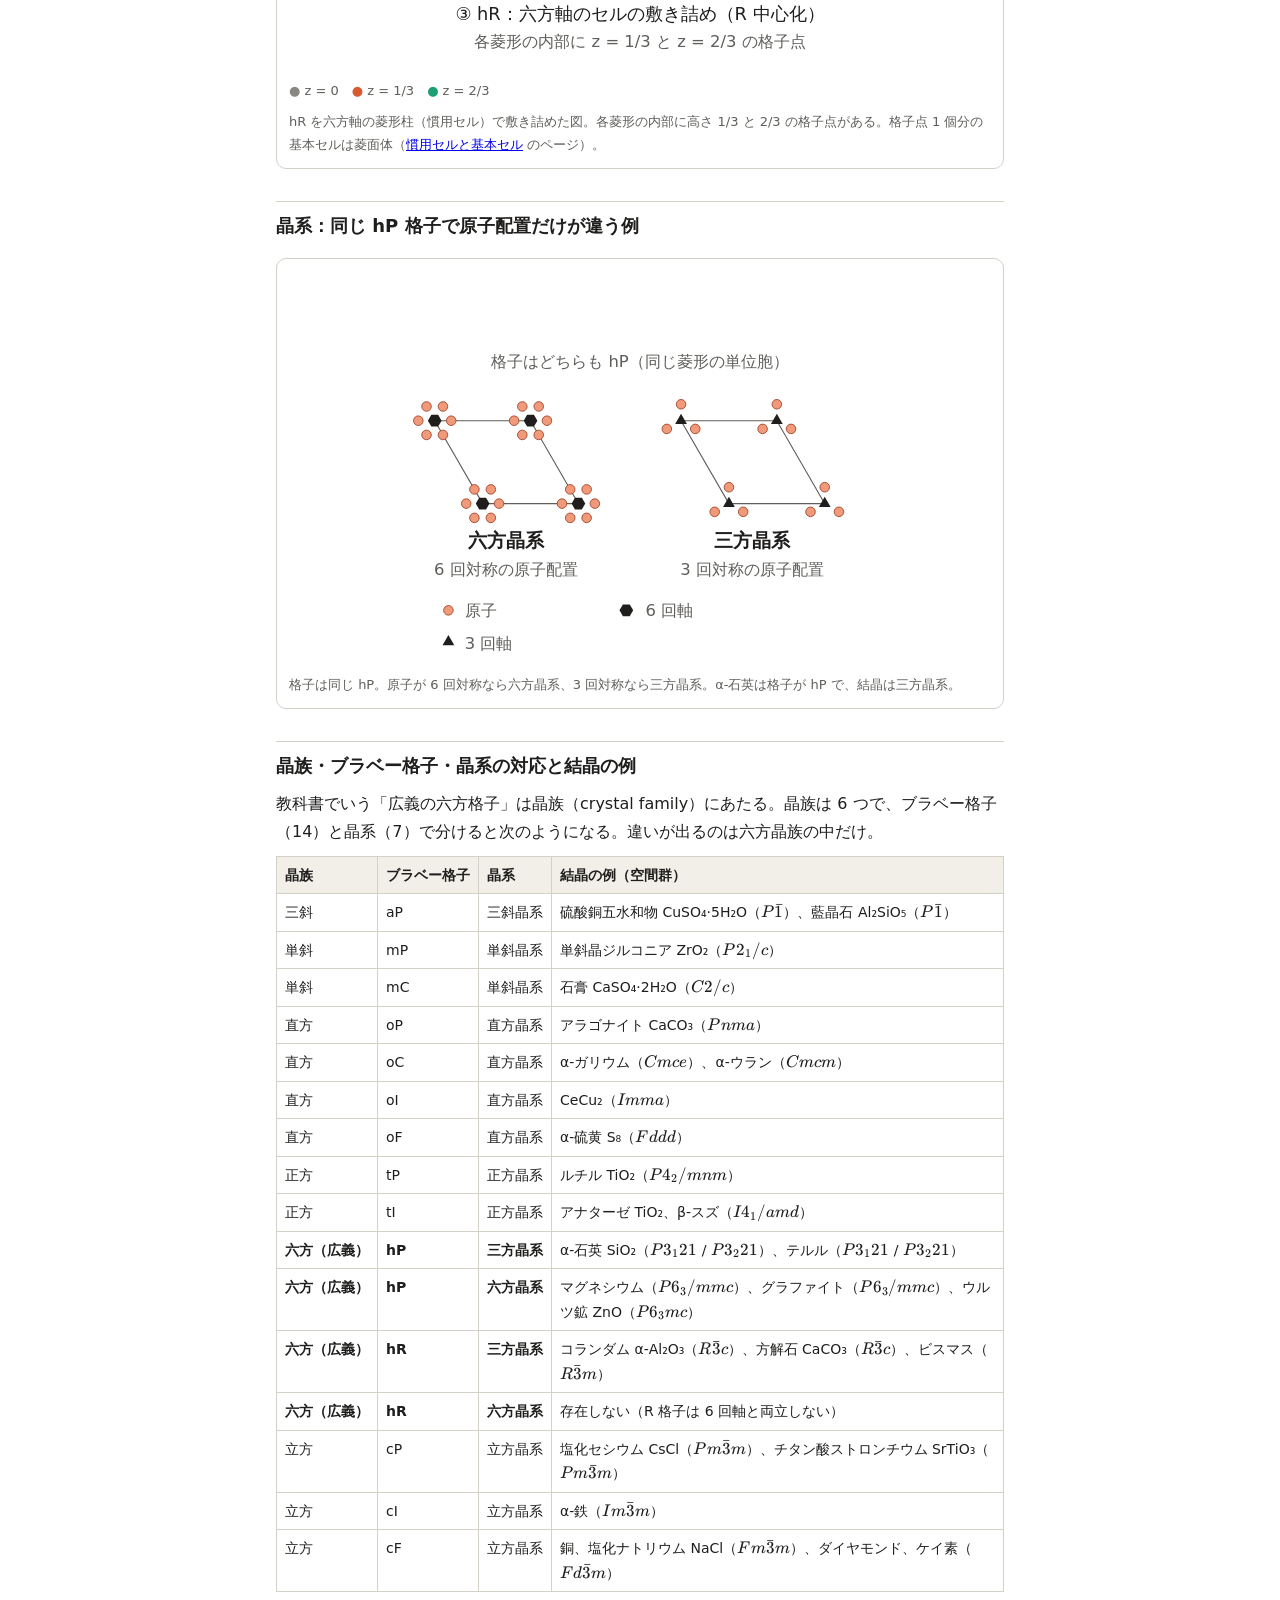
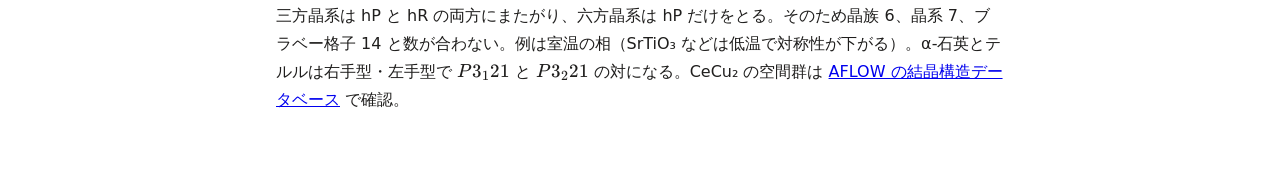
<file: crystal-systems.html>
<!DOCTYPE html>
<html lang="ja"><head><meta charset="utf-8"><meta name="viewport" content="width=device-width, initial-scale=1">
<title>晶系と格子系｜結晶の対称性と格子</title><link rel="stylesheet" href="style.css"><link rel="stylesheet" href="katex/katex.min.css"><script defer src="katex/katex.min.js"></script><script defer src="katex/auto-render.min.js" onload="renderMathInElement(document.body,{delimiters:[{left:'\\(',right:'\\)',display:false}],ignoredTags:['script','noscript','style','textarea','pre','code']})"></script></head>
<body><nav class="top"><a href="index.html">トップ</a><a href="symmetry-matrices.html">対称操作の行列</a><a href="basis-change.html">基底変換 P</a><a href="crystal-systems.html" class="cur">晶系と格子系</a><a href="cells.html">慣用セルと基本セル</a><a href="basis-vectors.html">基底ベクトル</a><a href="vesta-exercises.html">VESTA 演習</a></nav><main><h1>晶系と格子系</h1>
<p class="lead">晶族・晶系・ブラベー格子の型は、単位胞の形ではなく、結晶がもつ対称要素、具体的には回転軸（回反軸を含む）で決まる。セルの形は、その回転軸があれば必ず満たされる結果（必要条件）にすぎない。</p>
<h2>分類を決めるもの：回転軸</h2>
<p>各晶系は、次の回転軸をもつかどうかで決まる。鏡映面は \(\bar{2}\) 軸、反転中心は \(\bar{1}\) として回反軸に含める。晶族も同じく回転軸で決まり、3 回軸または 6 回軸を 1 本もつ三方晶系と六方晶系が、まとめて六方晶族になる。</p>
<table class="cls"><tr><th>晶族</th><th>晶系</th><th>決め手となる回転軸</th><th>セルの形（結果として満たす条件）</th></tr>
<tr><td>三斜</td><td>三斜晶系</td><td>なし（1 または \(\bar{1}\) のみ）</td><td>制約なし</td></tr>
<tr><td>単斜</td><td>単斜晶系</td><td>2 回軸または \(\bar{2}\) 軸が 1 本</td><td>2 回軸を b 軸にとると α = γ = 90°</td></tr>
<tr><td>直方</td><td>直方晶系</td><td>互いに直交する 2 回軸または \(\bar{2}\) 軸が 3 本</td><td>α = β = γ = 90°</td></tr>
<tr><td>正方</td><td>正方晶系</td><td>4 回軸または \(\bar{4}\) 軸が 1 本</td><td>a = b, α = β = γ = 90°</td></tr>
<tr><td rowspan="2">六方</td><td>三方晶系</td><td>3 回軸または \(\bar{3}\) 軸が 1 本</td><td>六方軸で a = b, γ = 120°（hR は菱面体軸でも記述可）</td></tr>
<tr><td>六方晶系</td><td>6 回軸または \(\bar{6}\) 軸が 1 本</td><td>a = b, γ = 120°</td></tr>
<tr><td>立方</td><td>立方晶系</td><td>体対角線方向の 3 回軸または \(\bar{3}\) 軸が 4 本</td><td>a = b = c, α = β = γ = 90°</td></tr></table>
<p>逆向きは成り立たない。セルの形が条件を満たしていても、その回転軸がなければその晶系・晶族ではない（次の例）。</p>
<h2>同じ形のセルでも晶系が違う例</h2>
<figure><svg viewBox="0 0 380 210" role="img" aria-label="同じ長方形セルでも直方晶と単斜晶がある例">
<text class="ts" x="100" y="40" text-anchor="middle">a ≠ b, γ = 90°</text><text class="ts" x="280" y="40" text-anchor="middle">a ≠ b, γ = 90°</text>
<rect x="40" y="60" width="120" height="80" fill="none" stroke="var(--s)" stroke-width="1"/><rect x="220" y="60" width="120" height="80" fill="none" stroke="var(--s)" stroke-width="1"/>
<line x1="100" y1="52" x2="100" y2="148" stroke="#1D9E75" stroke-width="1.2" stroke-dasharray="5 3"/><line x1="32" y1="100" x2="168" y2="100" stroke="#1D9E75" stroke-width="1.2" stroke-dasharray="5 3"/>
<g class="c-gray"><circle cx="40" cy="60" r="6"/><circle cx="40" cy="140" r="6"/><circle cx="160" cy="60" r="6"/><circle cx="160" cy="140" r="6"/><circle cx="220" cy="60" r="6"/><circle cx="220" cy="140" r="6"/><circle cx="340" cy="60" r="6"/><circle cx="340" cy="140" r="6"/></g>
<line x1="85" y1="100" x2="115" y2="100" stroke="#D85A30" stroke-width="2"/><line x1="264" y1="90" x2="296" y2="110" stroke="#D85A30" stroke-width="2"/>
<g class="c-coral"><circle cx="85" cy="100" r="7"/><circle cx="115" cy="100" r="7"/><circle cx="264" cy="90" r="7"/><circle cx="296" cy="110" r="7"/></g>
<ellipse cx="280" cy="100" rx="3" ry="6" fill="var(--p)"/>
<text class="th" x="100" y="172" text-anchor="middle">直方晶</text><text class="ts" x="100" y="192" text-anchor="middle">鏡映面あり（緑の点線）</text>
<text class="th" x="280" y="172" text-anchor="middle">単斜晶</text><text class="ts" x="280" y="192" text-anchor="middle">鏡映面なし、2 回軸のみ</text></svg><figcaption>左右とも同じ長方形のセル。分子が傾くと鏡映面が消え、2 回軸だけが残る（紙面に垂直な c 軸をとると単斜晶に相当）。右では γ = 90° は偶然で、温度などでずれうる（擬対称）。右の結晶は晶系・ブラベー格子の型（mP）・晶族のいずれも単斜であり、直方晶族ではない。γ = 90° は対称性から要求されない偶然の一致なので、分類には使わない。</figcaption></figure>
<h2>格子系：hP と hR</h2>
<figure><svg viewBox="0 0 380 290" role="img" aria-label="六方格子hPと菱面体格子hRの格子点と対称軸">
<text class="ts" x="190" y="70" text-anchor="middle">c 軸方向から見た六方セル（数字は高さ z）</text>
<path d="M75 170 L145 170 L110 109.4 L40 109.4 Z" fill="none" stroke="var(--s)" stroke-width="1"/><path d="M255 170 L325 170 L290 109.4 L220 109.4 Z" fill="none" stroke="var(--s)" stroke-width="1"/>
<g class="c-coral"><circle cx="75" cy="170" r="8"/><circle cx="145" cy="170" r="8"/><circle cx="40" cy="109.4" r="8"/><circle cx="110" cy="109.4" r="8"/><circle cx="255" cy="170" r="8"/><circle cx="325" cy="170" r="8"/><circle cx="220" cy="109.4" r="8"/><circle cx="290" cy="109.4" r="8"/><circle cx="290" cy="149.8" r="8"/><circle cx="255" cy="129.6" r="8"/><circle cx="50" cy="248" r="8"/></g><g fill="var(--p)"><polygon points="80.0,170.0 77.5,174.3 72.5,174.3 70.0,170.0 72.5,165.7 77.5,165.7"/><polygon points="150.0,170.0 147.5,174.3 142.5,174.3 140.0,170.0 142.5,165.7 147.5,165.7"/><polygon points="45.0,109.4 42.5,113.7 37.5,113.7 35.0,109.4 37.5,105.1 42.5,105.1"/><polygon points="115.0,109.4 112.5,113.7 107.5,113.7 105.0,109.4 107.5,105.1 112.5,105.1"/><polygon points="185.0,248.0 182.5,252.3 177.5,252.3 175.0,248.0 177.5,243.7 182.5,243.7"/><polygon points="255.0,165.0 250.7,172.5 259.3,172.5"/><polygon points="325.0,165.0 320.7,172.5 329.3,172.5"/><polygon points="220.0,104.4 215.7,111.9 224.3,111.9"/><polygon points="290.0,104.4 285.7,111.9 294.3,111.9"/><polygon points="290.0,144.8 285.7,152.3 294.3,152.3"/><polygon points="255.0,124.6 250.7,132.1 259.3,132.1"/><polygon points="50.0,266.0 45.7,273.5 54.3,273.5"/></g>
<text class="ts" x="279" y="154" text-anchor="end">1/3</text><text class="ts" x="266" y="134">2/3</text>
<text class="th" x="92" y="202" text-anchor="middle">hP（六方格子）</text><text class="ts" x="92" y="222" text-anchor="middle">格子の対称 6/mmm</text>
<text class="th" x="272" y="202" text-anchor="middle">hR（菱面体格子）</text><text class="ts" x="272" y="222" text-anchor="middle">格子の対称 <tspan text-decoration="overline">3</tspan>m</text>
<text class="ts" x="62" y="252">格子点</text><text class="ts" x="194" y="252">6 回軸</text><text class="ts" x="62" y="276">3 回軸</text></svg><figcaption>hR では高さ 1/3, 2/3 に格子点が加わる。60° 回すと高さが合わないので 6 回軸は失われ、格子の対称は \(\bar{3}m\) に下がる。どの格子点も並進で重なるので、すべての格子点に 3 回軸がある。</figcaption></figure>
<h2>六角柱と単位胞（菱形柱）の関係</h2>
<p>六方格子を六角柱で描くことが多いが、格子を生み出しているのは菱形柱（単位胞）1 個の平行移動である。どの図も c 軸方向から見下ろしたもので、柱は紙面に垂直に伸びている。</p>
<figure><svg role="img" viewBox="0 0 380 245">
<polygon points="95.0,180.0 143.0,180.0 119.0,138.4 71.0,138.4" fill="none" fill-opacity="0" stroke="#B4B2A9" stroke-width="1">
</polygon>
<polygon points="71.0,138.4 119.0,138.4 95.0,96.9 47.0,96.9" fill="none" fill-opacity="0" stroke="#B4B2A9" stroke-width="1">
</polygon>
<polygon points="143.0,180.0 191.0,180.0 167.0,138.4 119.0,138.4" fill="none" fill-opacity="0" stroke="#B4B2A9" stroke-width="1">
</polygon>
<polygon points="119.0,138.4 167.0,138.4 143.0,96.9 95.0,96.9" fill="#7F77DD" fill-opacity="0.28" stroke="#534AB7" stroke-width="2">
</polygon>
<polygon points="95.0,96.9 143.0,96.9 119.0,55.3 71.0,55.3" fill="none" fill-opacity="0" stroke="#B4B2A9" stroke-width="1">
</polygon>
<polygon points="191.0,180.0 239.0,180.0 215.0,138.4 167.0,138.4" fill="none" fill-opacity="0" stroke="#B4B2A9" stroke-width="1">
</polygon>
<polygon points="167.0,138.4 215.0,138.4 191.0,96.9 143.0,96.9" fill="none" fill-opacity="0" stroke="#B4B2A9" stroke-width="1">
</polygon>
<polygon points="143.0,96.9 191.0,96.9 167.0,55.3 119.0,55.3" fill="none" fill-opacity="0" stroke="#B4B2A9" stroke-width="1">
</polygon>
<polygon points="239.0,180.0 287.0,180.0 263.0,138.4 215.0,138.4" fill="none" fill-opacity="0" stroke="#B4B2A9" stroke-width="1">
</polygon>
<polygon points="215.0,138.4 263.0,138.4 239.0,96.9 191.0,96.9" fill="none" fill-opacity="0" stroke="#B4B2A9" stroke-width="1">
</polygon>
<polygon points="191.0,96.9 239.0,96.9 215.0,55.3 167.0,55.3" fill="none" fill-opacity="0" stroke="#B4B2A9" stroke-width="1">
</polygon>
<polygon points="287.0,180.0 335.0,180.0 311.0,138.4 263.0,138.4" fill="none" fill-opacity="0" stroke="#B4B2A9" stroke-width="1">
</polygon>
<polygon points="263.0,138.4 311.0,138.4 287.0,96.9 239.0,96.9" fill="none" fill-opacity="0" stroke="#B4B2A9" stroke-width="1">
</polygon>
<polygon points="239.0,96.9 287.0,96.9 263.0,55.3 215.0,55.3" fill="none" fill-opacity="0" stroke="#B4B2A9" stroke-width="1">
</polygon>
<polygon points="287.0,96.9 335.0,96.9 311.0,55.3 263.0,55.3" fill="none" fill-opacity="0" stroke="#B4B2A9" stroke-width="1">
</polygon>
<circle cx="95" cy="180" r="4" fill="#888780">
</circle>
<circle cx="143" cy="180" r="4" fill="#888780">
</circle>
<circle cx="71" cy="138.43078061834694" r="4" fill="#888780">
</circle>
<circle cx="119" cy="138.43078061834694" r="4" fill="#888780">
</circle>
<circle cx="47" cy="96.86156123669389" r="4" fill="#888780">
</circle>
<circle cx="95" cy="96.86156123669389" r="4" fill="#888780">
</circle>
<circle cx="191" cy="180" r="4" fill="#888780">
</circle>
<circle cx="167" cy="138.43078061834694" r="4" fill="#888780">
</circle>
<circle cx="143" cy="96.86156123669389" r="4" fill="#888780">
</circle>
<circle cx="71" cy="55.29234185504083" r="4" fill="#888780">
</circle>
<circle cx="119" cy="55.29234185504083" r="4" fill="#888780">
</circle>
<circle cx="239" cy="180" r="4" fill="#888780">
</circle>
<circle cx="215" cy="138.43078061834694" r="4" fill="#888780">
</circle>
<circle cx="191" cy="96.86156123669389" r="4" fill="#888780">
</circle>
<circle cx="167" cy="55.29234185504083" r="4" fill="#888780">
</circle>
<circle cx="287" cy="180" r="4" fill="#888780">
</circle>
<circle cx="263" cy="138.43078061834694" r="4" fill="#888780">
</circle>
<circle cx="239" cy="96.86156123669389" r="4" fill="#888780">
</circle>
<circle cx="215" cy="55.29234185504083" r="4" fill="#888780">
</circle>
<circle cx="335" cy="180" r="4" fill="#888780">
</circle>
<circle cx="311" cy="138.43078061834694" r="4" fill="#888780">
</circle>
<circle cx="287" cy="96.86156123669389" r="4" fill="#888780">
</circle>
<circle cx="263" cy="55.29234185504083" r="4" fill="#888780">
</circle>
<circle cx="335" cy="96.86156123669389" r="4" fill="#888780">
</circle>
<circle cx="311" cy="55.29234185504083" r="4" fill="#888780">
</circle>
<text x="190" y="215" text-anchor="middle" font-size="13" font-weight="500" style="fill:var(--fg)">① 格子 = 同じ向きの菱形柱の敷き詰め</text>
<text x="190" y="235" text-anchor="middle" font-size="12" font-weight="400" style="fill:var(--sub)">紫の 1 個を平行移動するだけで全体が埋まる</text>
</svg><figcaption>菱形はすべて同じ向き。紫の単位胞を a, b 方向に平行移動するだけで全体がすき間なく埋まる。</figcaption></figure>
<figure><svg role="img" viewBox="0 0 380 270">
<polygon points="190.0,105.0 270.0,105.0 230.0,35.7 150.0,35.7" fill="#7F77DD" fill-opacity="0.25" stroke="#534AB7" stroke-width="1.6">
</polygon>
<polygon points="190.0,105.0 150.0,35.7 110.0,105.0 150.0,174.3" fill="#D85A30" fill-opacity="0.25" stroke="#993C1D" stroke-width="1.6">
</polygon>
<polygon points="190.0,105.0 150.0,174.3 230.0,174.3 270.0,105.0" fill="#1D9E75" fill-opacity="0.25" stroke="#0F6E56" stroke-width="1.6">
</polygon>
<polygon points="270.0,105.0 230.0,35.7 150.0,35.7 110.0,105.0 150.0,174.3 230.0,174.3" fill="none" stroke="var(--sub)" stroke-width="2.2" stroke-dasharray="6 4">
</polygon>
<circle cx="270" cy="105" r="4" fill="#888780">
</circle>
<circle cx="230" cy="35.717967697244916" r="4" fill="#888780">
</circle>
<circle cx="150" cy="35.7179676972449" r="4" fill="#888780">
</circle>
<circle cx="110" cy="104.99999999999999" r="4" fill="#888780">
</circle>
<circle cx="149.99999999999997" cy="174.28203230275506" r="4" fill="#888780">
</circle>
<circle cx="230" cy="174.28203230275508" r="4" fill="#888780">
</circle>
<circle cx="190" cy="105" r="4" fill="#888780">
</circle>
<text x="190" y="212" text-anchor="middle" font-size="13" font-weight="500" style="fill:var(--fg)">② 六角柱 = 向きの違う 3 個の菱形柱</text>
<text x="190" y="232" text-anchor="middle" font-size="12" font-weight="400" style="fill:var(--sub)">120° ずつ回した 3 つの単位胞を組み合わせたもの</text>
<text x="190" y="252" text-anchor="middle" font-size="12" font-weight="400" style="fill:var(--sub)">格子点は 1 + 6 × 1/3 = 3 個分</text>
</svg><figcaption>六角柱は、中心の格子点を共有して 120° ずつ回した 3 つの菱形柱からなる。2 つ目と 3 つ目は 1 つ目を回転したもので、平行移動したものではない。6 回対称が見やすい「見せるための枠」であり、格子の単位胞ではない（蜂の巣状に並べるときの移動量は格子ベクトルより大きい）。</figcaption></figure>
<figure><svg role="img" viewBox="0 0 380 250">
<polygon points="80.0,170.0 150.0,170.0 115.0,109.4 45.0,109.4" fill="none" fill-opacity="0" stroke="#B4B2A9" stroke-width="1">
</polygon>
<polygon points="150.0,170.0 220.0,170.0 185.0,109.4 115.0,109.4" fill="none" fill-opacity="0" stroke="#B4B2A9" stroke-width="1">
</polygon>
<polygon points="115.0,109.4 185.0,109.4 150.0,48.8 80.0,48.8" fill="#7F77DD" fill-opacity="0.28" stroke="#534AB7" stroke-width="2">
</polygon>
<polygon points="220.0,170.0 290.0,170.0 255.0,109.4 185.0,109.4" fill="none" fill-opacity="0" stroke="#B4B2A9" stroke-width="1">
</polygon>
<polygon points="185.0,109.4 255.0,109.4 220.0,48.8 150.0,48.8" fill="none" fill-opacity="0" stroke="#B4B2A9" stroke-width="1">
</polygon>
<polygon points="255.0,109.4 325.0,109.4 290.0,48.8 220.0,48.8" fill="none" fill-opacity="0" stroke="#B4B2A9" stroke-width="1">
</polygon>
<circle cx="80" cy="170" r="4" fill="#888780">
</circle>
<circle cx="150" cy="170" r="4" fill="#888780">
</circle>
<circle cx="45" cy="109.3782217350893" r="4" fill="#888780">
</circle>
<circle cx="115" cy="109.3782217350893" r="4" fill="#888780">
</circle>
<circle cx="220" cy="170" r="4" fill="#888780">
</circle>
<circle cx="185" cy="109.3782217350893" r="4" fill="#888780">
</circle>
<circle cx="80" cy="48.756443470178596" r="4" fill="#888780">
</circle>
<circle cx="150" cy="48.756443470178596" r="4" fill="#888780">
</circle>
<circle cx="290" cy="170" r="4" fill="#888780">
</circle>
<circle cx="255" cy="109.3782217350893" r="4" fill="#888780">
</circle>
<circle cx="220" cy="48.756443470178596" r="4" fill="#888780">
</circle>
<circle cx="325" cy="109.3782217350893" r="4" fill="#888780">
</circle>
<circle cx="290" cy="48.756443470178596" r="4" fill="#888780">
</circle>
<circle cx="114.99999999999999" cy="149.7927405783631" r="4" fill="#D85A30">
</circle>
<circle cx="80" cy="129.5854811567262" r="4" fill="#1D9E75">
</circle>
<circle cx="185" cy="149.7927405783631" r="4" fill="#D85A30">
</circle>
<circle cx="150" cy="129.5854811567262" r="4" fill="#1D9E75">
</circle>
<circle cx="150" cy="89.1709623134524" r="4" fill="#D85A30">
</circle>
<circle cx="115.00000000000001" cy="68.9637028918155" r="4" fill="#1D9E75">
</circle>
<circle cx="255.00000000000003" cy="149.7927405783631" r="4" fill="#D85A30">
</circle>
<circle cx="220" cy="129.5854811567262" r="4" fill="#1D9E75">
</circle>
<circle cx="220" cy="89.1709623134524" r="4" fill="#D85A30">
</circle>
<circle cx="185" cy="68.9637028918155" r="4" fill="#1D9E75">
</circle>
<circle cx="290" cy="89.1709623134524" r="4" fill="#D85A30">
</circle>
<circle cx="254.99999999999997" cy="68.9637028918155" r="4" fill="#1D9E75">
</circle>
<text x="190" y="212" text-anchor="middle" font-size="13" font-weight="500" style="fill:var(--fg)">③ hR：六方軸のセルの敷き詰め（R 中心化）</text>
<text x="190" y="232" text-anchor="middle" font-size="12" font-weight="400" style="fill:var(--sub)">各菱形の内部に z = 1/3 と z = 2/3 の格子点</text>
</svg><p style="font-size:13px;color:var(--sub)"><span style="color:#888780">●</span> z = 0　<span style="color:#D85A30">●</span> z = 1/3　<span style="color:#1D9E75">●</span> z = 2/3</p><figcaption>hR を六方軸の菱形柱（慣用セル）で敷き詰めた図。各菱形の内部に高さ 1/3 と 2/3 の格子点がある。格子点 1 個分の基本セルは菱面体（<a href="cells.html">慣用セルと基本セル</a> のページ）。</figcaption></figure>
<h2>晶系：同じ hP 格子で原子配置だけが違う例</h2>
<figure><svg viewBox="0 0 380 290" role="img" aria-label="同じhP単位胞での六方晶系と三方晶系">
<text class="ts" x="190" y="70" text-anchor="middle">格子はどちらも hP（同じ菱形の単位胞）</text>
<path d="M75 170 L145 170 L110 109.4 L40 109.4 Z" fill="none" stroke="var(--s)" stroke-width="0.8"/><path d="M255 170 L325 170 L290 109.4 L220 109.4 Z" fill="none" stroke="var(--s)" stroke-width="0.8"/>
<g class="c-coral"><circle cx="87.0" cy="170.0" r="3.5"/><circle cx="81.0" cy="159.6" r="3.5"/><circle cx="69.0" cy="159.6" r="3.5"/><circle cx="63.0" cy="170.0" r="3.5"/><circle cx="69.0" cy="180.4" r="3.5"/><circle cx="81.0" cy="180.4" r="3.5"/><circle cx="157.0" cy="170.0" r="3.5"/><circle cx="151.0" cy="159.6" r="3.5"/><circle cx="139.0" cy="159.6" r="3.5"/><circle cx="133.0" cy="170.0" r="3.5"/><circle cx="139.0" cy="180.4" r="3.5"/><circle cx="151.0" cy="180.4" r="3.5"/><circle cx="52.0" cy="109.4" r="3.5"/><circle cx="46.0" cy="99.0" r="3.5"/><circle cx="34.0" cy="99.0" r="3.5"/><circle cx="28.0" cy="109.4" r="3.5"/><circle cx="34.0" cy="119.8" r="3.5"/><circle cx="46.0" cy="119.8" r="3.5"/><circle cx="122.0" cy="109.4" r="3.5"/><circle cx="116.0" cy="99.0" r="3.5"/><circle cx="104.0" cy="99.0" r="3.5"/><circle cx="98.0" cy="109.4" r="3.5"/><circle cx="104.0" cy="119.8" r="3.5"/><circle cx="116.0" cy="119.8" r="3.5"/><circle cx="255.0" cy="158.0" r="3.5"/><circle cx="244.6" cy="176.0" r="3.5"/><circle cx="265.4" cy="176.0" r="3.5"/><circle cx="325.0" cy="158.0" r="3.5"/><circle cx="314.6" cy="176.0" r="3.5"/><circle cx="335.4" cy="176.0" r="3.5"/><circle cx="220.0" cy="97.4" r="3.5"/><circle cx="209.6" cy="115.4" r="3.5"/><circle cx="230.4" cy="115.4" r="3.5"/><circle cx="290.0" cy="97.4" r="3.5"/><circle cx="279.6" cy="115.4" r="3.5"/><circle cx="300.4" cy="115.4" r="3.5"/><circle cx="50.0" cy="248.0" r="3.5"/></g><g fill="var(--p)"><polygon points="80.0,170.0 77.5,174.3 72.5,174.3 70.0,170.0 72.5,165.7 77.5,165.7"/><polygon points="150.0,170.0 147.5,174.3 142.5,174.3 140.0,170.0 142.5,165.7 147.5,165.7"/><polygon points="45.0,109.4 42.5,113.7 37.5,113.7 35.0,109.4 37.5,105.1 42.5,105.1"/><polygon points="115.0,109.4 112.5,113.7 107.5,113.7 105.0,109.4 107.5,105.1 112.5,105.1"/><polygon points="185.0,248.0 182.5,252.3 177.5,252.3 175.0,248.0 177.5,243.7 182.5,243.7"/><polygon points="255.0,165.0 250.7,172.5 259.3,172.5"/><polygon points="325.0,165.0 320.7,172.5 329.3,172.5"/><polygon points="220.0,104.4 215.7,111.9 224.3,111.9"/><polygon points="290.0,104.4 285.7,111.9 294.3,111.9"/><polygon points="50.0,266.0 45.7,273.5 54.3,273.5"/></g>
<text class="th" x="92" y="202" text-anchor="middle">六方晶系</text><text class="ts" x="92" y="222" text-anchor="middle">6 回対称の原子配置</text>
<text class="th" x="272" y="202" text-anchor="middle">三方晶系</text><text class="ts" x="272" y="222" text-anchor="middle">3 回対称の原子配置</text>
<text class="ts" x="62" y="252">原子</text><text class="ts" x="194" y="252">6 回軸</text><text class="ts" x="62" y="276">3 回軸</text></svg><figcaption>格子は同じ hP。原子が 6 回対称なら六方晶系、3 回対称なら三方晶系。α-石英は格子が hP で、結晶は三方晶系。</figcaption></figure>
<h2>晶族・ブラベー格子・晶系の対応と結晶の例</h2>
<p>教科書でいう「広義の六方格子」は晶族（crystal family）にあたる。晶族は 6 つで、ブラベー格子（14）と晶系（7）で分けると次のようになる。違いが出るのは六方晶族の中だけ。</p>
<table class="cls cls3"><tr><th>晶族</th><th>ブラベー格子</th><th>晶系</th><th>結晶の例（空間群）</th></tr>
<tr><td>三斜</td><td>aP</td><td>三斜晶系</td><td>硫酸銅五水和物 CuSO₄·5H₂O（\(P\bar{1}\)）、藍晶石 Al₂SiO₅（\(P\bar{1}\)）</td></tr>
<tr><td>単斜</td><td>mP</td><td>単斜晶系</td><td>単斜晶ジルコニア ZrO₂（\(P2_1/c\)）</td></tr>
<tr><td>単斜</td><td>mC</td><td>単斜晶系</td><td>石膏 CaSO₄·2H₂O（\(C2/c\)）</td></tr>
<tr><td>直方</td><td>oP</td><td>直方晶系</td><td>アラゴナイト CaCO₃（\(Pnma\)）</td></tr>
<tr><td>直方</td><td>oC</td><td>直方晶系</td><td>α-ガリウム（\(Cmce\)）、α-ウラン（\(Cmcm\)）</td></tr>
<tr><td>直方</td><td>oI</td><td>直方晶系</td><td>CeCu₂（\(Imma\)）</td></tr>
<tr><td>直方</td><td>oF</td><td>直方晶系</td><td>α-硫黄 S₈（\(Fddd\)）</td></tr>
<tr><td>正方</td><td>tP</td><td>正方晶系</td><td>ルチル TiO₂（\(P4_2/mnm\)）</td></tr>
<tr><td>正方</td><td>tI</td><td>正方晶系</td><td>アナターゼ TiO₂、β-スズ（\(I4_1/amd\)）</td></tr>
<tr><td><b>六方（広義）</b></td><td><b>hP</b></td><td><b>三方晶系</b></td><td>α-石英 SiO₂（\(P3_121\) / \(P3_221\)）、テルル（\(P3_121\) / \(P3_221\)）</td></tr>
<tr><td><b>六方（広義）</b></td><td><b>hP</b></td><td><b>六方晶系</b></td><td>マグネシウム（\(P6_3/mmc\)）、グラファイト（\(P6_3/mmc\)）、ウルツ鉱 ZnO（\(P6_3mc\)）</td></tr>
<tr><td><b>六方（広義）</b></td><td><b>hR</b></td><td><b>三方晶系</b></td><td>コランダム α-Al₂O₃（\(R\bar{3}c\)）、方解石 CaCO₃（\(R\bar{3}c\)）、ビスマス（\(R\bar{3}m\)）</td></tr>
<tr><td><b>六方（広義）</b></td><td><b>hR</b></td><td><b>六方晶系</b></td><td>存在しない（R 格子は 6 回軸と両立しない）</td></tr>
<tr><td>立方</td><td>cP</td><td>立方晶系</td><td>塩化セシウム CsCl（\(Pm\bar{3}m\)）、チタン酸ストロンチウム SrTiO₃（\(Pm\bar{3}m\)）</td></tr>
<tr><td>立方</td><td>cI</td><td>立方晶系</td><td>α-鉄（\(Im\bar{3}m\)）</td></tr>
<tr><td>立方</td><td>cF</td><td>立方晶系</td><td>銅、塩化ナトリウム NaCl（\(Fm\bar{3}m\)）、ダイヤモンド、ケイ素（\(Fd\bar{3}m\)）</td></tr></table>
<p>三方晶系は hP と hR の両方にまたがり、六方晶系は hP だけをとる。そのため晶族 6、晶系 7、ブラベー格子 14 と数が合わない。例は室温の相（SrTiO₃ などは低温で対称性が下がる）。α-石英とテルルは右手型・左手型で \(P3_121\) と \(P3_221\) の対になる。CeCu₂ の空間群は <a href="https://aflowlib.duke.edu/prototype-encyclopedia/AB2_oI12_74_e_h-001">AFLOW の結晶構造データベース</a> で確認。</p></main></body></html>
</file>
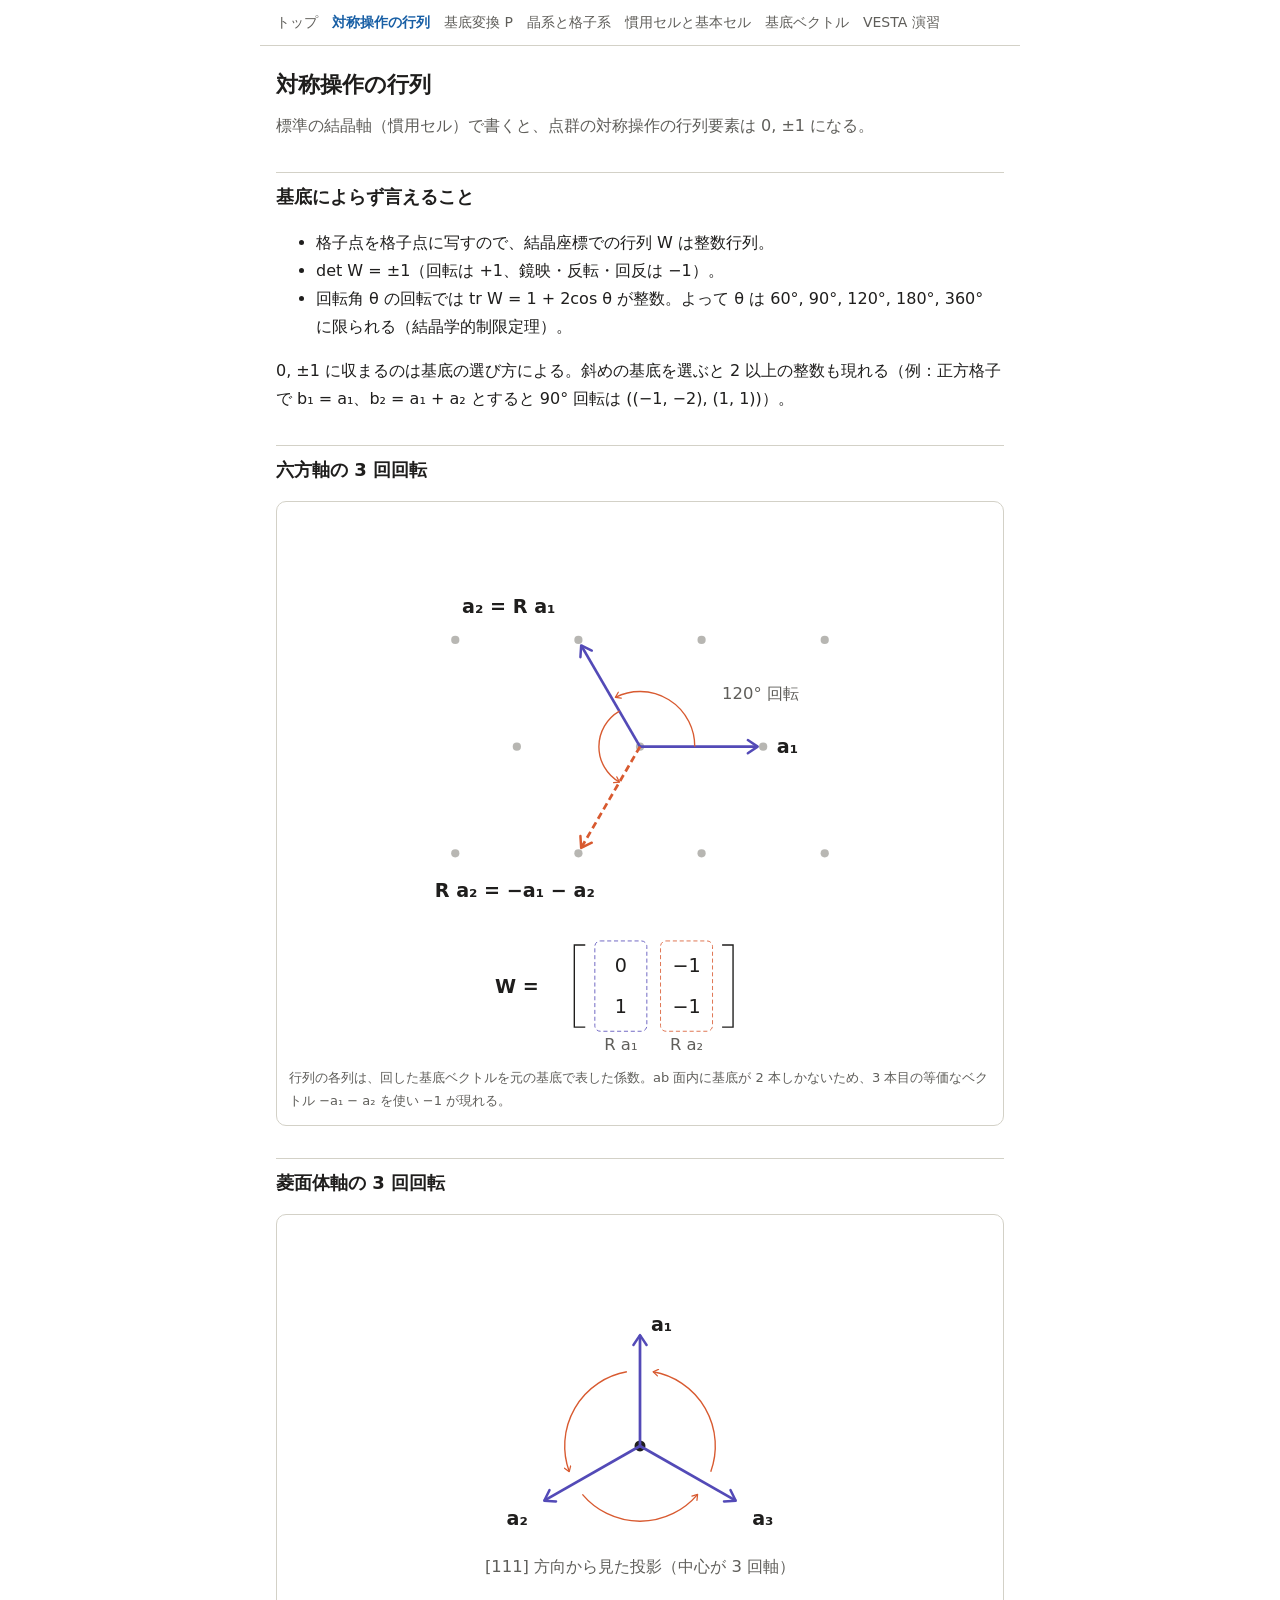
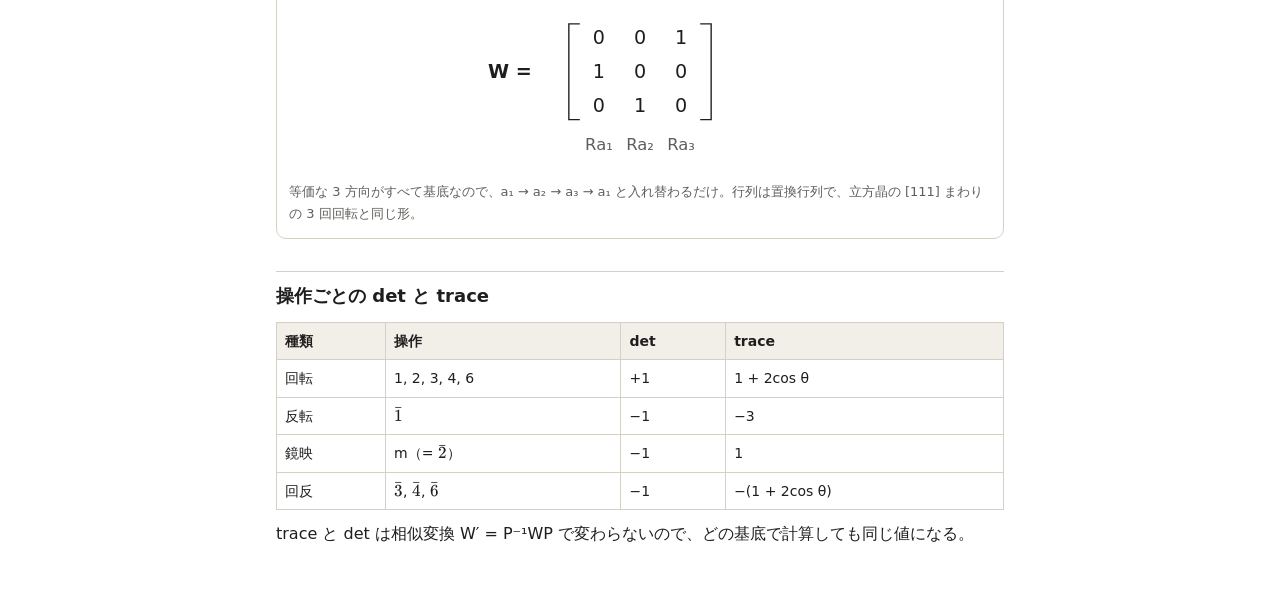
<file: symmetry-matrices.html>
<!DOCTYPE html>
<html lang="ja"><head><meta charset="utf-8"><meta name="viewport" content="width=device-width, initial-scale=1">
<title>対称操作の行列｜結晶の対称性と格子</title><link rel="stylesheet" href="style.css"><link rel="stylesheet" href="katex/katex.min.css"><script defer src="katex/katex.min.js"></script><script defer src="katex/auto-render.min.js" onload="renderMathInElement(document.body,{delimiters:[{left:'\\(',right:'\\)',display:false}],ignoredTags:['script','noscript','style','textarea','pre','code']})"></script></head>
<body><nav class="top"><a href="index.html">トップ</a><a href="symmetry-matrices.html" class="cur">対称操作の行列</a><a href="basis-change.html">基底変換 P</a><a href="crystal-systems.html">晶系と格子系</a><a href="cells.html">慣用セルと基本セル</a><a href="basis-vectors.html">基底ベクトル</a><a href="vesta-exercises.html">VESTA 演習</a></nav><main><h1>対称操作の行列</h1>
<p class="lead">標準の結晶軸（慣用セル）で書くと、点群の対称操作の行列要素は 0, ±1 になる。</p>
<h2>基底によらず言えること</h2>
<ul><li>格子点を格子点に写すので、結晶座標での行列 W は整数行列。</li><li>det W = ±1（回転は +1、鏡映・反転・回反は −1）。</li><li>回転角 θ の回転では tr W = 1 + 2cos θ が整数。よって θ は 60°, 90°, 120°, 180°, 360° に限られる（結晶学的制限定理）。</li></ul>
<p>0, ±1 に収まるのは基底の選び方による。斜めの基底を選ぶと 2 以上の整数も現れる（例：正方格子で b₁ = a₁、b₂ = a₁ + a₂ とすると 90° 回転は ((−1, −2), (1, 1))）。</p>
<h2>六方軸の 3 回回転</h2>
<figure><svg viewBox="0 0 380 400" role="img" aria-label="六方軸の3回回転と行列"><defs><marker id="hP" viewBox="0 0 10 10" refX="8" refY="5" markerWidth="6" markerHeight="6" orient="auto-start-reverse"><path d="M2 1L8 5L2 9" fill="none" stroke="#534AB7" stroke-width="1.5" stroke-linecap="round" stroke-linejoin="round"/></marker><marker id="hC" viewBox="0 0 10 10" refX="8" refY="5" markerWidth="6" markerHeight="6" orient="auto-start-reverse"><path d="M2 1L8 5L2 9" fill="none" stroke="#D85A30" stroke-width="1.5" stroke-linecap="round" stroke-linejoin="round"/></marker></defs>
<g fill="var(--t)" opacity="0.6"><circle cx="55" cy="92" r="3"/><circle cx="145" cy="92" r="3"/><circle cx="235" cy="92" r="3"/><circle cx="325" cy="92" r="3"/><circle cx="100" cy="170" r="3"/><circle cx="190" cy="170" r="3"/><circle cx="280" cy="170" r="3"/><circle cx="55" cy="248" r="3"/><circle cx="145" cy="248" r="3"/><circle cx="235" cy="248" r="3"/><circle cx="325" cy="248" r="3"/></g>
<line x1="190" y1="170" x2="276" y2="170" stroke="#534AB7" stroke-width="2" marker-end="url(#hP)"/>
<line x1="190" y1="170" x2="147" y2="96" stroke="#534AB7" stroke-width="2" marker-end="url(#hP)"/>
<line x1="190" y1="170" x2="147" y2="244" stroke="#D85A30" stroke-width="2" stroke-dasharray="5 3" marker-end="url(#hC)"/>
<path d="M230 170 A40 40 0 0 0 172 134" fill="none" stroke="#D85A30" stroke-width="1" marker-end="url(#hC)"/>
<path d="M175 144 A30 30 0 0 0 175 196" fill="none" stroke="#D85A30" stroke-width="1" marker-end="url(#hC)"/>
<text class="th" x="290" y="175">a₁</text><text class="th" x="60" y="72">a₂ = R a₁</text><text class="th" x="40" y="280">R a₂ = −a₁ − a₂</text><text class="ts" x="250" y="135">120° 回転</text>
<text class="th" x="100" y="345" text-anchor="middle" dominant-baseline="central">W =</text>
<path d="M150 315 L142 315 L142 375 L150 375" fill="none" stroke="var(--p)" stroke-width="1"/><path d="M250 315 L258 315 L258 375 L250 375" fill="none" stroke="var(--p)" stroke-width="1"/>
<rect x="157" y="312" width="38" height="66" rx="4" fill="none" stroke="#534AB7" stroke-width="0.6" stroke-dasharray="3 2"/><rect x="205" y="312" width="38" height="66" rx="4" fill="none" stroke="#D85A30" stroke-width="0.6" stroke-dasharray="3 2"/>
<text class="t" x="176" y="330" text-anchor="middle" dominant-baseline="central">0</text><text class="t" x="176" y="360" text-anchor="middle" dominant-baseline="central">1</text><text class="t" x="224" y="330" text-anchor="middle" dominant-baseline="central">−1</text><text class="t" x="224" y="360" text-anchor="middle" dominant-baseline="central">−1</text>
<text class="ts" x="176" y="392" text-anchor="middle">R a₁</text><text class="ts" x="224" y="392" text-anchor="middle">R a₂</text></svg><figcaption>行列の各列は、回した基底ベクトルを元の基底で表した係数。ab 面内に基底が 2 本しかないため、3 本目の等価なベクトル −a₁ − a₂ を使い −1 が現れる。</figcaption></figure>
<h2>菱面体軸の 3 回回転</h2>
<figure><svg viewBox="0 0 380 400" role="img" aria-label="菱面体軸の3回回転と行列"><defs><marker id="rP" viewBox="0 0 10 10" refX="8" refY="5" markerWidth="6" markerHeight="6" orient="auto-start-reverse"><path d="M2 1L8 5L2 9" fill="none" stroke="#534AB7" stroke-width="1.5" stroke-linecap="round" stroke-linejoin="round"/></marker><marker id="rC" viewBox="0 0 10 10" refX="8" refY="5" markerWidth="6" markerHeight="6" orient="auto-start-reverse"><path d="M2 1L8 5L2 9" fill="none" stroke="#D85A30" stroke-width="1.5" stroke-linecap="round" stroke-linejoin="round"/></marker></defs>
<circle cx="190" cy="160" r="4" fill="var(--p)"/>
<line x1="190" y1="160" x2="190" y2="79" stroke="#534AB7" stroke-width="2" marker-end="url(#rP)"/>
<line x1="190" y1="160" x2="120" y2="200" stroke="#534AB7" stroke-width="2" marker-end="url(#rP)"/>
<line x1="190" y1="160" x2="260" y2="200" stroke="#534AB7" stroke-width="2" marker-end="url(#rP)"/>
<path d="M180.4 105.8 A55 55 0 0 0 138.3 178.8" fill="none" stroke="#D85A30" stroke-width="1" marker-end="url(#rC)"/>
<path d="M147.9 195.4 A55 55 0 0 0 232.1 195.4" fill="none" stroke="#D85A30" stroke-width="1" marker-end="url(#rC)"/>
<path d="M241.7 178.8 A55 55 0 0 0 199.6 105.8" fill="none" stroke="#D85A30" stroke-width="1" marker-end="url(#rC)"/>
<text class="th" x="198" y="76">a₁</text><text class="th" x="108" y="218" text-anchor="end">a₂</text><text class="th" x="272" y="218">a₃</text>
<text class="ts" x="190" y="252" text-anchor="middle">[111] 方向から見た投影（中心が 3 回軸）</text>
<text class="th" x="95" y="325" text-anchor="middle" dominant-baseline="central">W =</text>
<path d="M146 290 L138 290 L138 360 L146 360" fill="none" stroke="var(--p)" stroke-width="1"/><path d="M234 290 L242 290 L242 360 L234 360" fill="none" stroke="var(--p)" stroke-width="1"/>
<text class="t" x="160" y="300" text-anchor="middle" dominant-baseline="central">0</text><text class="t" x="190" y="300" text-anchor="middle" dominant-baseline="central">0</text><text class="t" x="220" y="300" text-anchor="middle" dominant-baseline="central">1</text><text class="t" x="160" y="325" text-anchor="middle" dominant-baseline="central">1</text><text class="t" x="190" y="325" text-anchor="middle" dominant-baseline="central">0</text><text class="t" x="220" y="325" text-anchor="middle" dominant-baseline="central">0</text><text class="t" x="160" y="350" text-anchor="middle" dominant-baseline="central">0</text><text class="t" x="190" y="350" text-anchor="middle" dominant-baseline="central">1</text><text class="t" x="220" y="350" text-anchor="middle" dominant-baseline="central">0</text>
<text class="ts" x="160" y="382" text-anchor="middle">Ra₁</text><text class="ts" x="190" y="382" text-anchor="middle">Ra₂</text><text class="ts" x="220" y="382" text-anchor="middle">Ra₃</text></svg><figcaption>等価な 3 方向がすべて基底なので、a₁ → a₂ → a₃ → a₁ と入れ替わるだけ。行列は置換行列で、立方晶の [111] まわりの 3 回回転と同じ形。</figcaption></figure>
<h2>操作ごとの det と trace</h2>
<table><tr><th>種類</th><th>操作</th><th>det</th><th>trace</th></tr>
<tr><td>回転</td><td>1, 2, 3, 4, 6</td><td>+1</td><td>1 + 2cos θ</td></tr>
<tr><td>反転</td><td>\(\bar{1}\)</td><td>−1</td><td>−3</td></tr>
<tr><td>鏡映</td><td>m（= \(\bar{2}\)）</td><td>−1</td><td>1</td></tr>
<tr><td>回反</td><td>\(\bar{3}\), \(\bar{4}\), \(\bar{6}\)</td><td>−1</td><td>−(1 + 2cos θ)</td></tr></table>
<p>trace と det は相似変換 W′ = P⁻¹WP で変わらないので、どの基底で計算しても同じ値になる。</p></main></body></html>
</file>
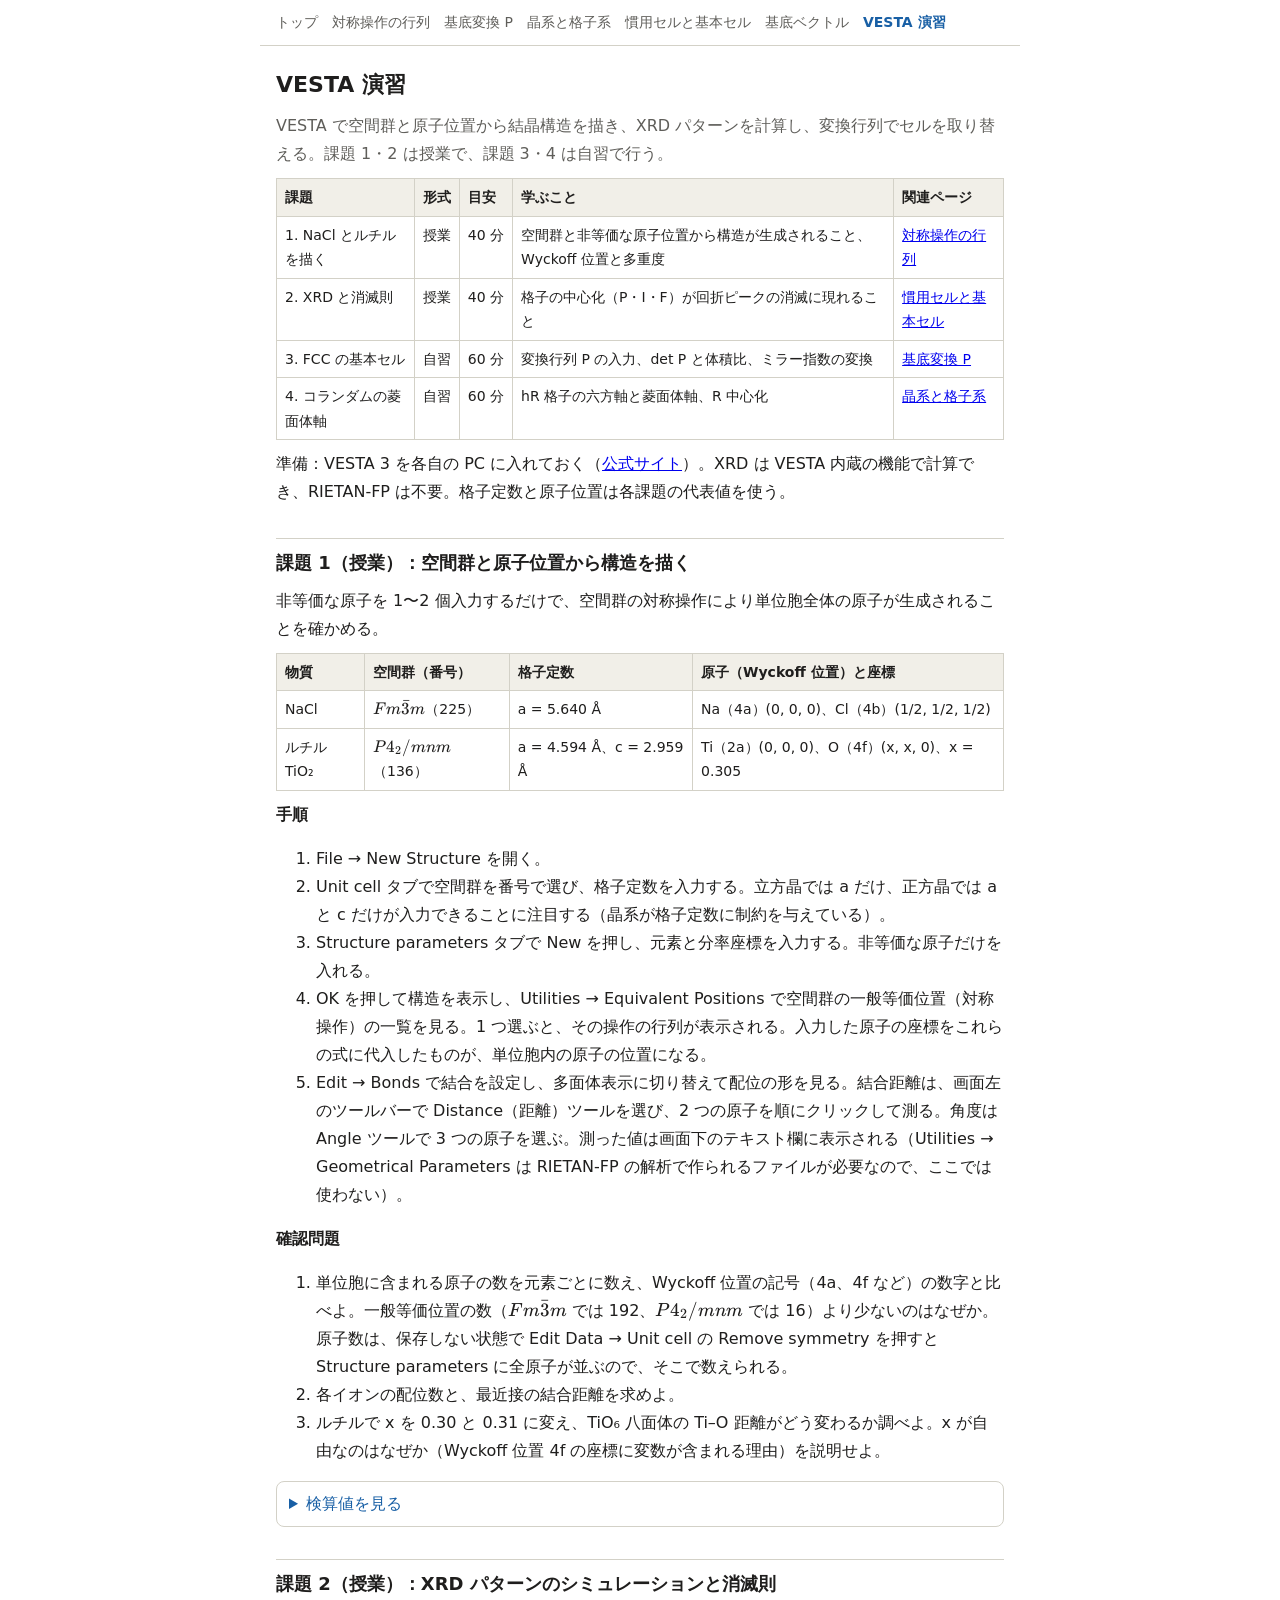
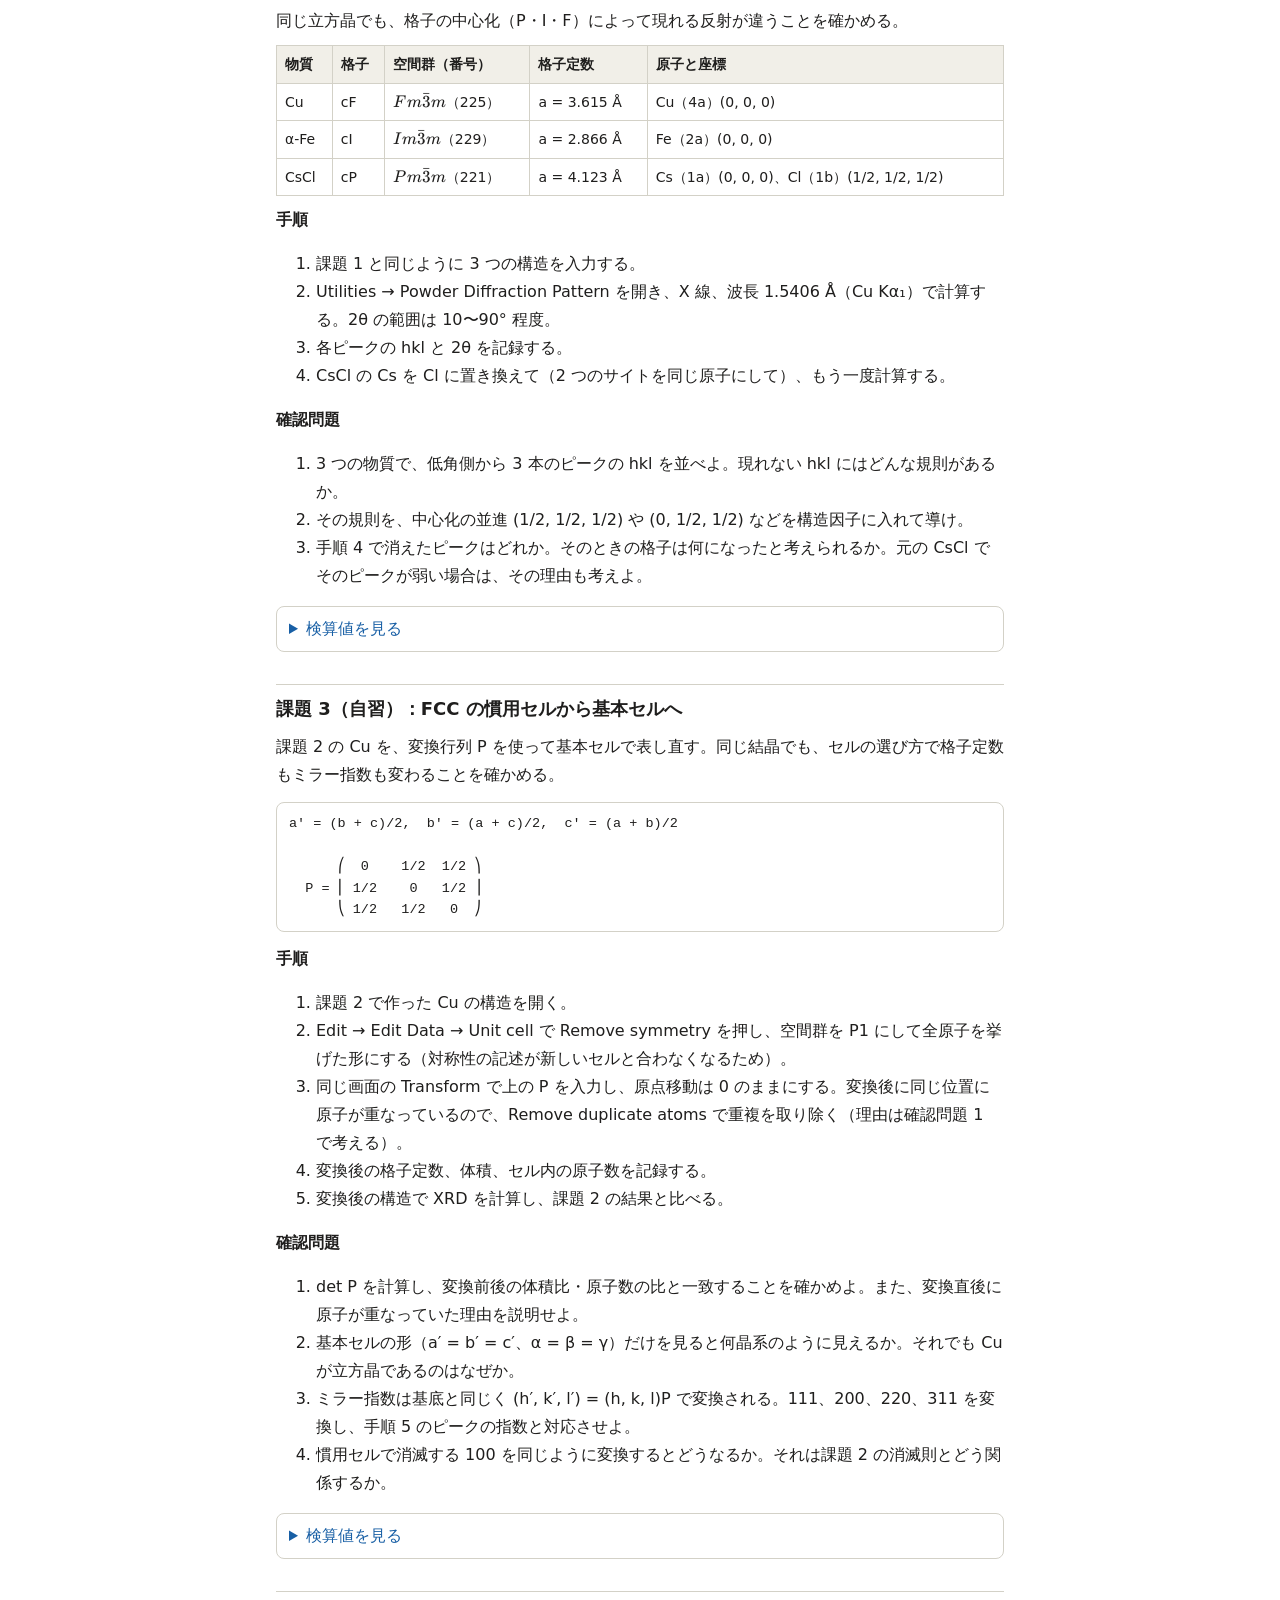
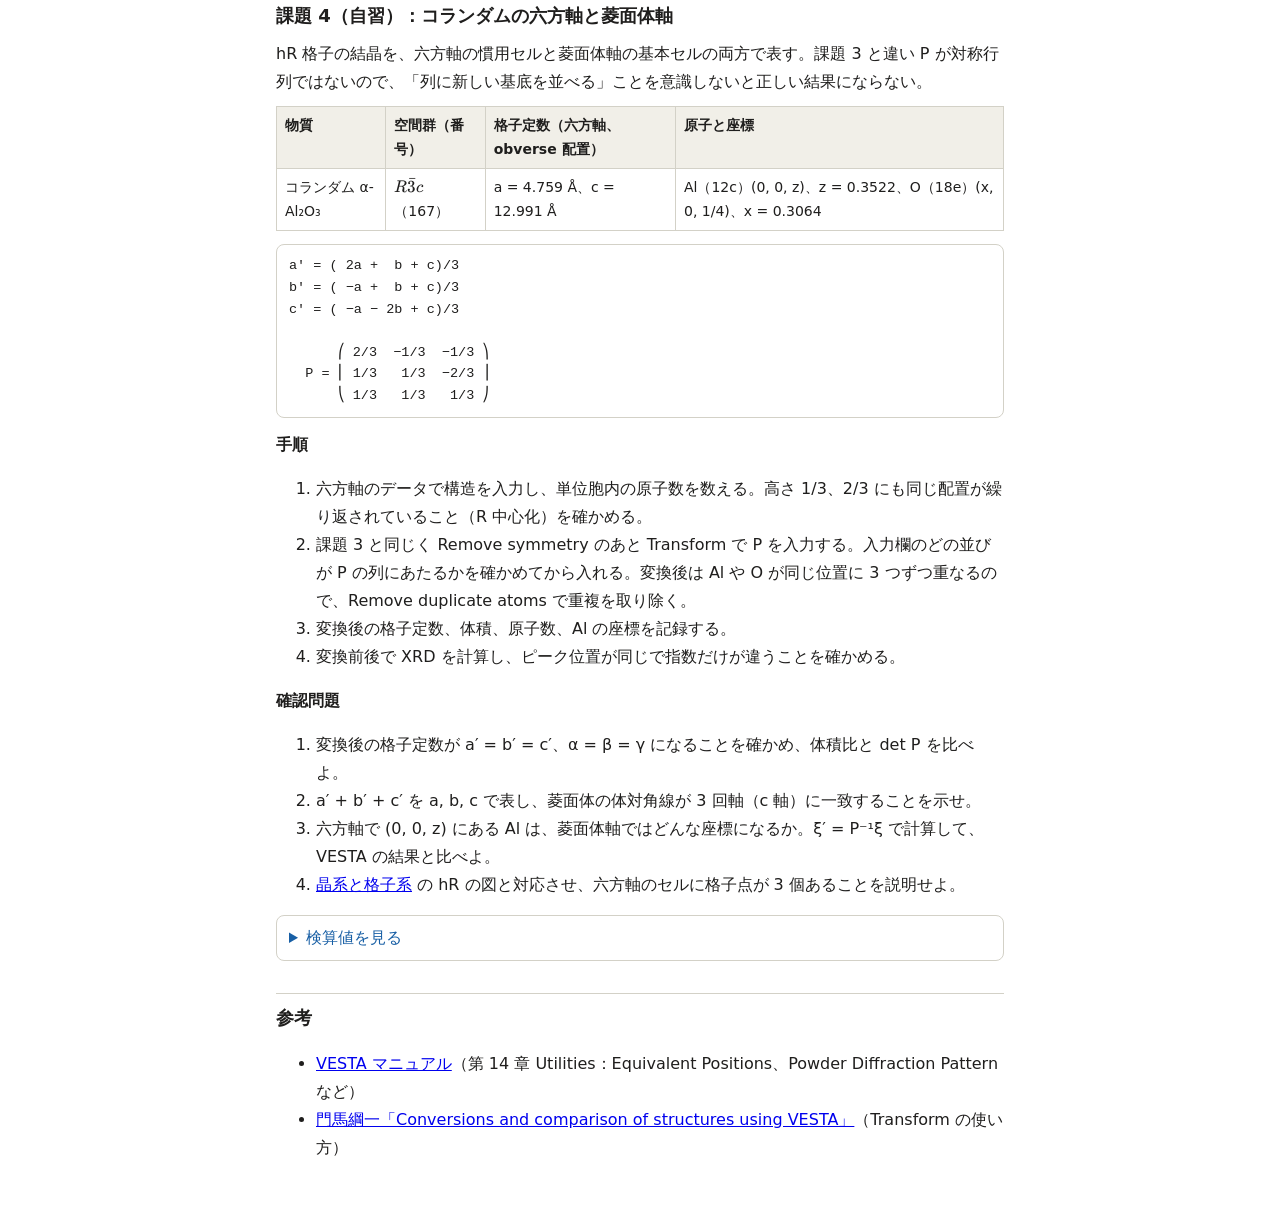
<file: vesta-exercises.html>
<!DOCTYPE html>
<html lang="ja"><head><meta charset="utf-8"><meta name="viewport" content="width=device-width, initial-scale=1">
<title>VESTA 演習｜結晶の対称性と格子</title><link rel="stylesheet" href="style.css"><link rel="stylesheet" href="katex/katex.min.css"><script defer src="katex/katex.min.js"></script><script defer src="katex/auto-render.min.js" onload="renderMathInElement(document.body,{delimiters:[{left:'\\(',right:'\\)',display:false}],ignoredTags:['script','noscript','style','textarea','pre','code']})"></script></head>
<body><nav class="top"><a href="index.html">トップ</a><a href="symmetry-matrices.html">対称操作の行列</a><a href="basis-change.html">基底変換 P</a><a href="crystal-systems.html">晶系と格子系</a><a href="cells.html">慣用セルと基本セル</a><a href="basis-vectors.html">基底ベクトル</a><a href="vesta-exercises.html" class="cur">VESTA 演習</a></nav><main><h1>VESTA 演習</h1>
<p class="lead">VESTA で空間群と原子位置から結晶構造を描き、XRD パターンを計算し、変換行列でセルを取り替える。課題 1・2 は授業で、課題 3・4 は自習で行う。</p>
<table class="ov"><tr><th>課題</th><th>形式</th><th>目安</th><th>学ぶこと</th><th>関連ページ</th></tr>
<tr><td>1. NaCl とルチルを描く</td><td>授業</td><td>40 分</td><td>空間群と非等価な原子位置から構造が生成されること、Wyckoff 位置と多重度</td><td><a href="symmetry-matrices.html">対称操作の行列</a></td></tr>
<tr><td>2. XRD と消滅則</td><td>授業</td><td>40 分</td><td>格子の中心化（P・I・F）が回折ピークの消滅に現れること</td><td><a href="cells.html">慣用セルと基本セル</a></td></tr>
<tr><td>3. FCC の基本セル</td><td>自習</td><td>60 分</td><td>変換行列 P の入力、det P と体積比、ミラー指数の変換</td><td><a href="basis-change.html">基底変換 P</a></td></tr>
<tr><td>4. コランダムの菱面体軸</td><td>自習</td><td>60 分</td><td>hR 格子の六方軸と菱面体軸、R 中心化</td><td><a href="crystal-systems.html">晶系と格子系</a></td></tr></table>
<p>準備：VESTA 3 を各自の PC に入れておく（<a href="https://jp-minerals.org/vesta/">公式サイト</a>）。XRD は VESTA 内蔵の機能で計算でき、RIETAN-FP は不要。格子定数と原子位置は各課題の代表値を使う。</p>

<h2>課題 1（授業）：空間群と原子位置から構造を描く</h2>
<p>非等価な原子を 1〜2 個入力するだけで、空間群の対称操作により単位胞全体の原子が生成されることを確かめる。</p>
<table><tr><th>物質</th><th>空間群（番号）</th><th>格子定数</th><th>原子（Wyckoff 位置）と座標</th></tr>
<tr><td>NaCl</td><td>\(Fm\bar{3}m\)（225）</td><td>a = 5.640 Å</td><td>Na（4a）(0, 0, 0)、Cl（4b）(1/2, 1/2, 1/2)</td></tr>
<tr><td>ルチル TiO₂</td><td>\(P4_2/mnm\)（136）</td><td>a = 4.594 Å、c = 2.959 Å</td><td>Ti（2a）(0, 0, 0)、O（4f）(x, x, 0)、x = 0.305</td></tr></table>
<p><b>手順</b></p><ol>
<li>File → New Structure を開く。</li>
<li>Unit cell タブで空間群を番号で選び、格子定数を入力する。立方晶では a だけ、正方晶では a と c だけが入力できることに注目する（晶系が格子定数に制約を与えている）。</li>
<li>Structure parameters タブで New を押し、元素と分率座標を入力する。非等価な原子だけを入れる。</li>
<li>OK を押して構造を表示し、Utilities → Equivalent Positions で空間群の一般等価位置（対称操作）の一覧を見る。1 つ選ぶと、その操作の行列が表示される。入力した原子の座標をこれらの式に代入したものが、単位胞内の原子の位置になる。</li>
<li>Edit → Bonds で結合を設定し、多面体表示に切り替えて配位の形を見る。結合距離は、画面左のツールバーで Distance（距離）ツールを選び、2 つの原子を順にクリックして測る。角度は Angle ツールで 3 つの原子を選ぶ。測った値は画面下のテキスト欄に表示される（Utilities → Geometrical Parameters は RIETAN-FP の解析で作られるファイルが必要なので、ここでは使わない）。</li></ol>
<p><b>確認問題</b></p><ol>
<li>単位胞に含まれる原子の数を元素ごとに数え、Wyckoff 位置の記号（4a、4f など）の数字と比べよ。一般等価位置の数（\(Fm\bar{3}m\) では 192、\(P4_2/mnm\) では 16）より少ないのはなぜか。原子数は、保存しない状態で Edit Data → Unit cell の Remove symmetry を押すと Structure parameters に全原子が並ぶので、そこで数えられる。</li>
<li>各イオンの配位数と、最近接の結合距離を求めよ。</li>
<li>ルチルで x を 0.30 と 0.31 に変え、TiO₆ 八面体の Ti–O 距離がどう変わるか調べよ。x が自由なのはなぜか（Wyckoff 位置 4f の座標に変数が含まれる理由）を説明せよ。</li></ol>
<details><summary>検算値を見る</summary><ul><li>一般等価位置の数より原子が少ないのは、特殊位置（4a、4b、2a、4f）にある原子は複数の対称操作で同じ位置に写り、格子並進で重なるものを除くと異なる位置が多重度の数だけになるため。</li><li>NaCl：Na 4 個、Cl 4 個。配位数はどちらも 6。Na–Cl = a/2 = 2.820 Å。</li><li>ルチル：Ti 2 個、O 4 個（Z = 2）。Ti の配位数 6、O の配位数 3。Ti–O は 1.948 Å が 4 本と 1.981 Å が 2 本（ゆがんだ八面体）。</li></ul></details>

<h2>課題 2（授業）：XRD パターンのシミュレーションと消滅則</h2>
<p>同じ立方晶でも、格子の中心化（P・I・F）によって現れる反射が違うことを確かめる。</p>
<table><tr><th>物質</th><th>格子</th><th>空間群（番号）</th><th>格子定数</th><th>原子と座標</th></tr>
<tr><td>Cu</td><td>cF</td><td>\(Fm\bar{3}m\)（225）</td><td>a = 3.615 Å</td><td>Cu（4a）(0, 0, 0)</td></tr>
<tr><td>α-Fe</td><td>cI</td><td>\(Im\bar{3}m\)（229）</td><td>a = 2.866 Å</td><td>Fe（2a）(0, 0, 0)</td></tr>
<tr><td>CsCl</td><td>cP</td><td>\(Pm\bar{3}m\)（221）</td><td>a = 4.123 Å</td><td>Cs（1a）(0, 0, 0)、Cl（1b）(1/2, 1/2, 1/2)</td></tr></table>
<p><b>手順</b></p><ol>
<li>課題 1 と同じように 3 つの構造を入力する。</li>
<li>Utilities → Powder Diffraction Pattern を開き、X 線、波長 1.5406 Å（Cu Kα₁）で計算する。2θ の範囲は 10〜90° 程度。</li>
<li>各ピークの hkl と 2θ を記録する。</li>
<li>CsCl の Cs を Cl に置き換えて（2 つのサイトを同じ原子にして）、もう一度計算する。</li></ol>
<p><b>確認問題</b></p><ol>
<li>3 つの物質で、低角側から 3 本のピークの hkl を並べよ。現れない hkl にはどんな規則があるか。</li>
<li>その規則を、中心化の並進 (1/2, 1/2, 1/2) や (0, 1/2, 1/2) などを構造因子に入れて導け。</li>
<li>手順 4 で消えたピークはどれか。そのときの格子は何になったと考えられるか。元の CsCl でそのピークが弱い場合は、その理由も考えよ。</li></ol>
<details><summary>検算値を見る</summary><p>Cu Kα₁、2θ は小数第 2 位まで。</p><ul><li>Cu（F）：111（43.32°）、200（50.45°）、220（74.13°）。h, k, l がすべて偶数かすべて奇数の反射だけが現れる。</li><li>α-Fe（I）：110（44.68°）、200（65.03°）、211（82.35°）。h + k + l が偶数の反射だけが現れる。</li><li>CsCl（P）：100（21.54°）、110（30.64°）、111（37.76°）。中心化による消滅はない。</li><li>手順 4：100 や 111 など h + k + l が奇数の反射が消え、体心格子（I）と同じ規則になる。元の CsCl では、これらの反射の強度が Cs と Cl の散乱因子の差に比例する。</li></ul></details>

<h2>課題 3（自習）：FCC の慣用セルから基本セルへ</h2>
<p>課題 2 の Cu を、変換行列 P を使って基本セルで表し直す。同じ結晶でも、セルの選び方で格子定数もミラー指数も変わることを確かめる。</p>
<pre>a′ = (b + c)/2,  b′ = (a + c)/2,  c′ = (a + b)/2

      ⎛  0    1/2  1/2 ⎞
  P = ⎜ 1/2    0   1/2 ⎟
      ⎝ 1/2   1/2   0  ⎠</pre>
<p><b>手順</b></p><ol>
<li>課題 2 で作った Cu の構造を開く。</li>
<li>Edit → Edit Data → Unit cell で Remove symmetry を押し、空間群を P1 にして全原子を挙げた形にする（対称性の記述が新しいセルと合わなくなるため）。</li>
<li>同じ画面の Transform で上の P を入力し、原点移動は 0 のままにする。変換後に同じ位置に原子が重なっているので、Remove duplicate atoms で重複を取り除く（理由は確認問題 1 で考える）。</li>
<li>変換後の格子定数、体積、セル内の原子数を記録する。</li>
<li>変換後の構造で XRD を計算し、課題 2 の結果と比べる。</li></ol>
<p><b>確認問題</b></p><ol>
<li>det P を計算し、変換前後の体積比・原子数の比と一致することを確かめよ。また、変換直後に原子が重なっていた理由を説明せよ。</li>
<li>基本セルの形（a′ = b′ = c′、α = β = γ）だけを見ると何晶系のように見えるか。それでも Cu が立方晶であるのはなぜか。</li>
<li>ミラー指数は基底と同じく (h′, k′, l′) = (h, k, l)P で変換される。111、200、220、311 を変換し、手順 5 のピークの指数と対応させよ。</li>
<li>慣用セルで消滅する 100 を同じように変換するとどうなるか。それは課題 2 の消滅則とどう関係するか。</li></ol>
<details><summary>検算値を見る</summary><ul><li>基本セル：a′ = b′ = c′ = a/√2 = 2.556 Å、α = β = γ = 60°、体積 11.81 Å³（慣用セル 47.24 Å³ の 1/4）、重複を除いて Cu 1 個。det P = 1/4。慣用セルの 4 個の Cu（隅と 3 つの面心）は基本セルの基底ベクトルで互いに移り合うので、新しいセルの中では同じ位置に重なる。</li><li>指数の対応：111 → 111、200 → 011、220 → 112、311 → 122。ピークの 2θ は変わらない。</li><li>100 → (0, 1/2, 1/2) と整数にならず、対応する逆格子点がない。慣用セルでの「消滅」は、基本セルで見ればそもそも反射が存在しないということ。</li></ul><p>P は対称行列なので、行と列を取り違えても結果は同じになる。列の向きを意識する練習は課題 4 で行う。</p></details>

<h2>課題 4（自習）：コランダムの六方軸と菱面体軸</h2>
<p>hR 格子の結晶を、六方軸の慣用セルと菱面体軸の基本セルの両方で表す。課題 3 と違い P が対称行列ではないので、「列に新しい基底を並べる」ことを意識しないと正しい結果にならない。</p>
<table><tr><th>物質</th><th>空間群（番号）</th><th>格子定数（六方軸、obverse 配置）</th><th>原子と座標</th></tr>
<tr><td>コランダム α-Al₂O₃</td><td>\(R\bar{3}c\)（167）</td><td>a = 4.759 Å、c = 12.991 Å</td><td>Al（12c）(0, 0, z)、z = 0.3522、O（18e）(x, 0, 1/4)、x = 0.3064</td></tr></table>
<pre>a′ = ( 2a +  b + c)/3
b′ = ( −a +  b + c)/3
c′ = ( −a − 2b + c)/3

      ⎛ 2/3  −1/3  −1/3 ⎞
  P = ⎜ 1/3   1/3  −2/3 ⎟
      ⎝ 1/3   1/3   1/3 ⎠</pre>
<p><b>手順</b></p><ol>
<li>六方軸のデータで構造を入力し、単位胞内の原子数を数える。高さ 1/3、2/3 にも同じ配置が繰り返されていること（R 中心化）を確かめる。</li>
<li>課題 3 と同じく Remove symmetry のあと Transform で P を入力する。入力欄のどの並びが P の列にあたるかを確かめてから入れる。変換後は Al や O が同じ位置に 3 つずつ重なるので、Remove duplicate atoms で重複を取り除く。</li>
<li>変換後の格子定数、体積、原子数、Al の座標を記録する。</li>
<li>変換前後で XRD を計算し、ピーク位置が同じで指数だけが違うことを確かめる。</li></ol>
<p><b>確認問題</b></p><ol>
<li>変換後の格子定数が a′ = b′ = c′、α = β = γ になることを確かめ、体積比と det P を比べよ。</li>
<li>a′ + b′ + c′ を a, b, c で表し、菱面体の体対角線が 3 回軸（c 軸）に一致することを示せ。</li>
<li>六方軸で (0, 0, z) にある Al は、菱面体軸ではどんな座標になるか。ξ′ = P⁻¹ξ で計算して、VESTA の結果と比べよ。</li>
<li><a href="crystal-systems.html">晶系と格子系</a> の hR の図と対応させ、六方軸のセルに格子点が 3 個あることを説明せよ。</li></ol>
<details><summary>検算値を見る</summary><ul><li>六方軸：体積 254.80 Å³、Al 12 個、O 18 個（Z = 6）。</li><li>菱面体軸：a′ = b′ = c′ = 5.128 Å、α = β = γ = 55.29°、体積 84.93 Å³（1/3）、重複を除いて Al 4 個、O 6 個（Z = 2）。det P = 1/3。六方軸のセルで R 中心化 (2/3, 1/3, 1/3)、(1/3, 2/3, 2/3) で移り合う 3 つの原子が、菱面体軸のセルでは同じ位置に重なるので、変換直後は 3 個ずつ重なって見える。</li><li>a′ + b′ + c′ = c。</li><li>P⁻¹ の行は (1, 0, 1)、(−1, 1, 1)、(0, −1, 1)。Al は (z, z, z) = (0.3522, 0.3522, 0.3522)、O は (0.5564, −0.0564, 1/4) など（x, 1/2 − x, 1/4 の形）。</li><li>P を転置して入力した場合は、辺の長さが 6.031、8.805、4.612 Å とそろわず菱面体にならない（体積は同じ 84.93 Å³）。体積だけでは入力の誤りに気づけない。</li></ul></details>

<h2>参考</h2>
<ul><li><a href="https://jp-minerals.org/vesta/en/doc/VESTA.html">VESTA マニュアル</a>（第 14 章 Utilities：Equivalent Positions、Powder Diffraction Pattern など）</li>
<li><a href="https://www.rs.tus.ac.jp/hypermaterials/activity/documents/Hyper_Material20.05.28_Momma.pdf">門馬綱一「Conversions and comparison of structures using VESTA」</a>（Transform の使い方）</li></ul></main></body></html>
</file>
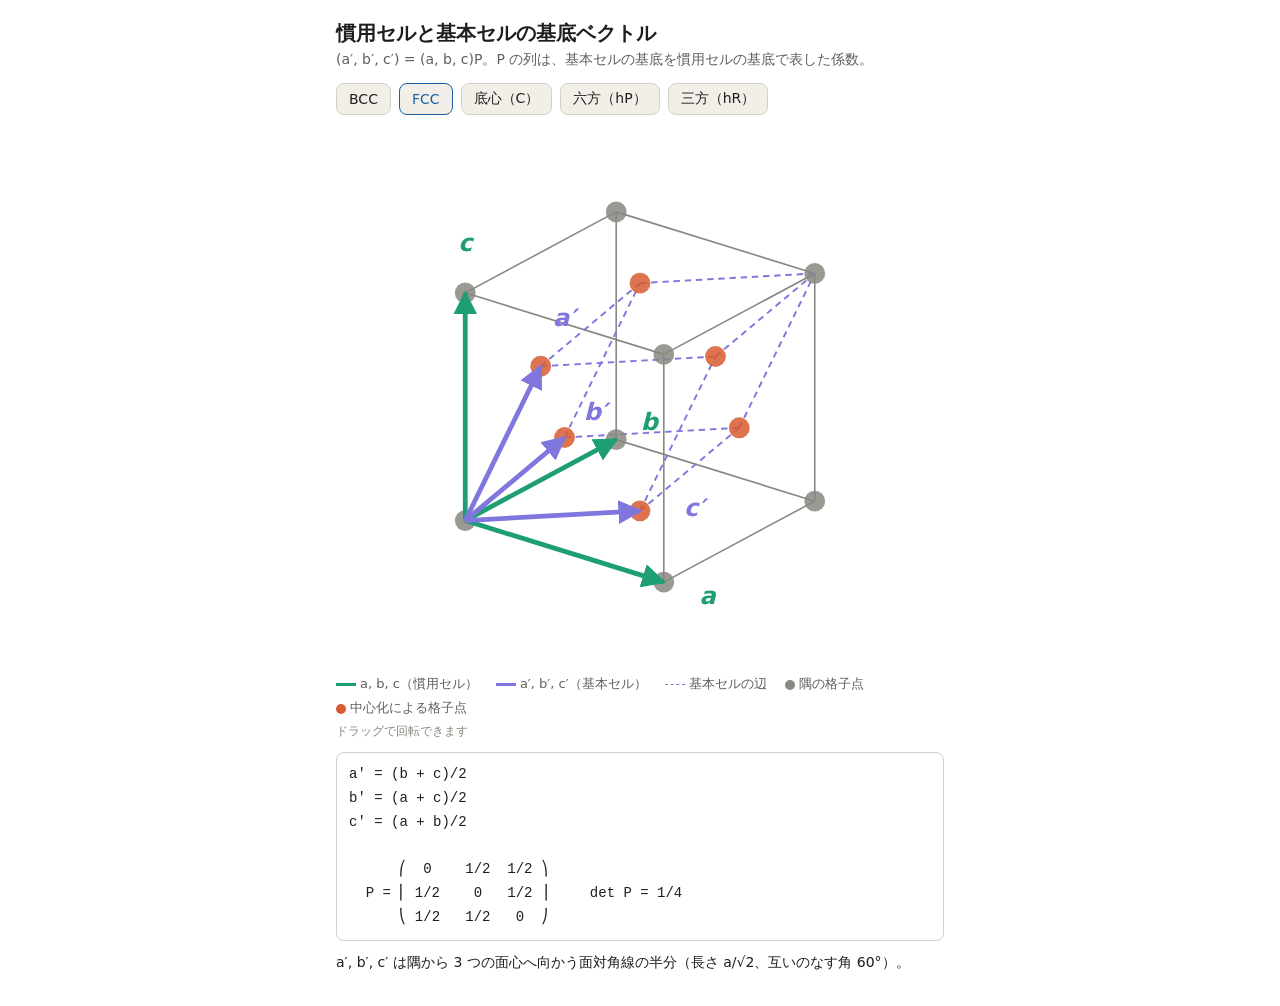
<file: src/3d/bravais_basis_vectors.html>
<!DOCTYPE html>
<html lang="ja">
<head>
<meta charset="utf-8">
<meta name="viewport" content="width=device-width, initial-scale=1">
<title>慣用セルと基本セルの基底ベクトル</title>
<style>
:root{--bg:#ffffff;--fg:#1f1e1d;--sub:#5f5e5a;--mute:#888780;--line:#d3d1c7;--btn:#f1efe8;--acc:#185FA5}
@media (prefers-color-scheme: dark){:root{--bg:#1f1e1d;--fg:#f1efe8;--sub:#b4b2a9;--mute:#888780;--line:#444441;--btn:#2c2c2a;--acc:#85B7EB}}
*{box-sizing:border-box}
body{margin:0;background:var(--bg);color:var(--fg);font-family:"Hiragino Sans","Noto Sans JP",system-ui,sans-serif}
main{max-width:640px;margin:0 auto;padding:20px 16px 32px}
h1{font-size:20px;font-weight:600;margin:0 0 4px}
.lead{font-size:14px;color:var(--sub);margin:0 0 14px}
#btns{display:flex;flex-wrap:wrap;gap:8px;margin:0 0 10px}
#btns button{font:inherit;font-size:14px;padding:6px 12px;border-radius:8px;border:1px solid var(--line);background:var(--btn);color:var(--fg);cursor:pointer}
#btns button.on{border-color:var(--acc);color:var(--acc)}
svg{display:block;width:100%;touch-action:none;cursor:grab}
.leg{display:flex;flex-wrap:wrap;gap:6px 18px;font-size:13px;color:var(--sub);margin:6px 0 0}
.sw{display:inline-block;width:20px;vertical-align:middle;margin-right:4px}
.dot{display:inline-block;width:10px;height:10px;border-radius:50%;vertical-align:middle;margin-right:4px}
#eq{font-family:ui-monospace,Menlo,Consolas,monospace;font-size:14px;line-height:1.7;margin:12px 0 0;padding:10px 12px;border:1px solid var(--line);border-radius:8px;white-space:pre-wrap}
#info{font-size:14px;line-height:1.7;margin:10px 0 0}
.hint{font-size:12px;color:var(--mute);margin:6px 0 0}
</style>
</head>
<body>
<main>
<h1>慣用セルと基本セルの基底ベクトル</h1>
<p class="lead">(a′, b′, c′) = (a, b, c)P。P の列は、基本セルの基底を慣用セルの基底で表した係数。</p>
<div id="btns">
<button data-k="bcc">BCC</button><button data-k="fcc">FCC</button><button data-k="oc">底心（C）</button><button data-k="hp">六方（hP）</button><button data-k="hr">三方（hR）</button>
</div>
<svg id="v" viewBox="0 0 380 340" role="img" aria-label="慣用セルと基本セルの基底ベクトルの立体図"></svg>
<div class="leg">
<span><span class="sw" style="border-top:3px solid #1D9E75"></span>a, b, c（慣用セル）</span>
<span><span class="sw" style="border-top:3px solid #7F77DD"></span>a′, b′, c′（基本セル）</span>
<span><span class="sw" style="border-top:1.5px dashed #7F77DD"></span>基本セルの辺</span>
<span><span class="dot" style="background:#888780"></span>隅の格子点</span>
<span id="lcen"><span class="dot" style="background:#D85A30"></span>中心化による格子点</span>
</div>
<p class="hint">ドラッグで回転できます</p>
<div id="eq"></div>
<p id="info"></p>
</main>
<script>
(function(){
const svg=document.getElementById('v'),NS='http://www.w3.org/2000/svg';
const G='#888780',R='#D85A30',T='#1D9E75',Pc='#7F77DD',s3=Math.sqrt(3)/2;
const add=(p,q)=>p.map((v,i)=>v+q[i]);
const sub=(p,q)=>p.map((v,i)=>v-q[i]);
function para(o,u,v,w){const V=[];for(let i=0;i<8;i++){let p=o.slice();if(i&1)p=add(p,u);if(i&2)p=add(p,v);if(i&4)p=add(p,w);V.push(p);}
const E=[];for(let i=0;i<8;i++)for(let j=i+1;j<8;j++){const d=i^j;if(d===1||d===2||d===4)E.push([V[i],V[j]]);}return {V,E};}
const at=(L,c)=>L.map(p=>({p,c}));
const hx=c=>(x,y,z)=>[x-0.5*y,s3*y,z*c];
const O=[0,0,0];
const L={};

(function(){const cube=para(O,[1,0,0],[0,1,0],[0,0,1]);const B=[.5,.5,.5];
const ap=[.5,.5,-.5],bp=[-.5,.5,.5],cp=[.5,-.5,.5];
L.bcc={conv:cube.E,prim:para(B,ap,bp,cp).E,cen:true,
atoms:at(cube.V,G).concat(at([B,[.5,1.5,.5],[1.5,.5,.5],[.5,.5,1.5]],R)),
vecs:[[O,[1,0,0],'a',T],[O,[0,1,0],'b',T],[O,[0,0,1],'c',T],[B,add(B,ap),'a′',Pc],[B,add(B,bp),'b′',Pc],[B,add(B,cp),'c′',Pc]],
eq:"a′ = ( a + b − c)/2\nb′ = (−a + b + c)/2\nc′ = ( a − b + c)/2\n\n      ⎛  1/2  −1/2   1/2 ⎞\n  P = ⎜  1/2   1/2  −1/2 ⎟     det P = 1/2\n      ⎝ −1/2   1/2   1/2 ⎠",
info:"a′, b′, c′ は体心から隅へ向かう体対角線の半分（長さ (√3/2)a、互いのなす角 109.47°）。見やすさのため始点を体心にしている。"};
})();

(function(){const cube=para(O,[1,0,0],[0,1,0],[0,0,1]);
const ap=[0,.5,.5],bp=[.5,0,.5],cp=[.5,.5,0];
L.fcc={conv:cube.E,prim:para(O,ap,bp,cp).E,cen:true,
atoms:at(cube.V,G).concat(at([[.5,.5,0],[.5,.5,1],[.5,0,.5],[.5,1,.5],[0,.5,.5],[1,.5,.5]],R)),
vecs:[[O,[1,0,0],'a',T],[O,[0,1,0],'b',T],[O,[0,0,1],'c',T],[O,ap,'a′',Pc],[O,bp,'b′',Pc],[O,cp,'c′',Pc]],
eq:"a′ = (b + c)/2\nb′ = (a + c)/2\nc′ = (a + b)/2\n\n      ⎛  0    1/2  1/2 ⎞\n  P = ⎜ 1/2    0   1/2 ⎟     det P = 1/4\n      ⎝ 1/2   1/2   0  ⎠",
info:"a′, b′, c′ は隅から 3 つの面心へ向かう面対角線の半分（長さ a/√2、互いのなす角 60°）。"};
})();

(function(){const b=1.5;const box=para(O,[1,0,0],[0,b,0],[0,0,1]);
const ap=[.5,-b/2,0],bp=[.5,b/2,0];
L.oc={conv:box.E,prim:para(O,ap,bp,[0,0,1]).E,cen:true,
atoms:at(box.V,G).concat(at([[.5,b/2,0],[.5,b/2,1],[.5,-b/2,0],[.5,-b/2,1]],R)),
vecs:[[O,[1,0,0],'a',T],[O,[0,b,0],'b',T],[O,[0,0,1],'c = c′',T],[O,ap,'a′',Pc],[O,bp,'b′',Pc]],
eq:"a′ = (a − b)/2\nb′ = (a + b)/2\nc′ = c\n\n      ⎛  1/2  1/2  0 ⎞\n  P = ⎜ −1/2  1/2  0 ⎟     det P = 1/2\n      ⎝   0    0   1 ⎠",
info:"a′, b′ は隅から底面の中心（C 面心）とその隣の C 面心へ向かうベクトル。c′ は c と同じ。直方晶 C 底心の例（b/a = 1.5 は作図用の値）。"};
})();

(function(){const c=1.6,f=hx(c);const V=[],E=[];
const ring=z=>{const r=[];for(let k=0;k<6;k++){const t=k*Math.PI/3;r.push([Math.cos(t),Math.sin(t),z]);}return r;};
const bo=ring(0),to=ring(c);for(let k=0;k<6;k++){E.push([bo[k],bo[(k+1)%6]]);E.push([to[k],to[(k+1)%6]]);E.push([bo[k],to[k]]);}
L.hp={conv:E,prim:para(O,f(1,0,0),f(0,1,0),f(0,0,1)).E,cen:false,
atoms:at(bo.concat(to,[[0,0,0],[0,0,c]]),G),
vecs:[[O,f(1,0,0),'a = a′',T],[O,f(0,1,0),'b = b′',T],[O,f(0,0,1),'c = c′',T]],
eq:"a′ = a,  b′ = b,  c′ = c\n\n  P = E（単位行列）     det P = 1",
info:"六方格子は単純格子なので、慣用セルと基本セルは同じ（灰色の六角柱はその 3 個分）。a と b のなす角は 120°（c/a = 1.6 は作図用の値）。"};
})();

(function(){const c=2.4,f=hx(c);const cell=para(O,f(1,0,0),f(0,1,0),f(0,0,1));
const T1=f(2/3,1/3,1/3),T2=f(-1/3,1/3,1/3),T3=f(-1/3,-2/3,1/3);
L.hr={conv:cell.E,prim:para(O,T1,T2,T3).E,cen:true,
atoms:at(cell.V,G).concat(at([f(2/3,1/3,1/3),f(1/3,2/3,2/3),f(-1/3,1/3,1/3),f(-1/3,-2/3,1/3),f(1/3,-1/3,2/3),f(-2/3,-1/3,2/3)],R)),
vecs:[[O,f(1,0,0),'a',T],[O,f(0,1,0),'b',T],[O,f(0,0,1),'c',T],[O,T1,'a′',Pc],[O,T2,'b′',Pc],[O,T3,'c′',Pc]],
eq:"a′ = ( 2a +  b + c)/3\nb′ = ( −a +  b + c)/3\nc′ = ( −a − 2b + c)/3\n\n      ⎛ 2/3  −1/3  −1/3 ⎞\n  P = ⎜ 1/3   1/3  −2/3 ⎟     det P = 1/3\n      ⎝ 1/3   1/3   1/3 ⎠",
info:"a′, b′, c′ は原点から高さ 1/3 の R 中心化格子点へ向かうベクトル（obverse 配置）。3 本の和 a′ + b′ + c′ = c が菱面体の体対角線で、3 回軸に一致する（c/a = 2.4 は作図用の値）。"};
})();

let cur,C,S,ry=-0.65,rx=0.42;const cx=190,cy=170;
function setL(k){cur=L[k];const P=cur.atoms.map(a=>a.p);cur.conv.concat(cur.prim).forEach(e=>P.push(e[0],e[1]));
const mn=[0,1,2].map(i=>Math.min(...P.map(p=>p[i]))),mx=[0,1,2].map(i=>Math.max(...P.map(p=>p[i])));
C=mn.map((v,i)=>(v+mx[i])/2);const r=Math.max(...P.map(p=>Math.hypot(p[0]-C[0],p[1]-C[1],p[2]-C[2])));S=135/r;
document.getElementById('lcen').style.display=cur.cen?'':'none';
document.getElementById('eq').textContent=cur.eq;document.getElementById('info').textContent=cur.info;
document.querySelectorAll('#btns button').forEach(b=>b.classList.toggle('on',b.dataset.k===k));
draw();}
function proj(p){const x=p[0]-C[0],y=p[2]-C[2],z=-(p[1]-C[1]);
const x1=Math.cos(ry)*x+Math.sin(ry)*z,z1=-Math.sin(ry)*x+Math.cos(ry)*z;
const y2=Math.cos(rx)*y-Math.sin(rx)*z1,z2=Math.sin(rx)*y+Math.cos(rx)*z1;return [cx+S*x1,cy-S*y2,z2];}
function el(n,a){const e=document.createElementNS(NS,n);for(const k in a)e.setAttribute(k,a[k]);return e;}
function draw(){
svg.innerHTML='<defs><marker id="mt" viewBox="0 0 10 10" refX="9" refY="5" markerWidth="5" markerHeight="5" orient="auto"><path d="M0 0L10 5L0 10z" fill="#1D9E75"/></marker><marker id="mp" viewBox="0 0 10 10" refX="9" refY="5" markerWidth="5" markerHeight="5" orient="auto"><path d="M0 0L10 5L0 10z" fill="#7F77DD"/></marker></defs>';
cur.conv.forEach(([a,b])=>{const p=proj(a),q=proj(b);svg.appendChild(el('line',{x1:p[0],y1:p[1],x2:q[0],y2:q[1],stroke:G,'stroke-width':1}));});
cur.prim.forEach(([a,b])=>{const p=proj(a),q=proj(b);svg.appendChild(el('line',{x1:p[0],y1:p[1],x2:q[0],y2:q[1],stroke:Pc,'stroke-width':1.2,'stroke-dasharray':'4 3'}));});
cur.atoms.map(a=>({a,q:proj(a.p)})).sort((u,v)=>u.q[2]-v.q[2]).forEach(({a,q})=>svg.appendChild(el('circle',{cx:q[0],cy:q[1],r:6.5,fill:a.c,'fill-opacity':0.85})));
cur.vecs.forEach(([s,e,lab,col])=>{const p=proj(s),q=proj(e);
svg.appendChild(el('line',{x1:p[0],y1:p[1],x2:q[0],y2:q[1],stroke:col,'stroke-width':3,'marker-end':col===T?'url(#mt)':'url(#mp)'}));
const d=sub(e,s),n=Math.hypot(...d)||1,Lp=add(e,d.map(v=>v/n*0.22)),t=proj(Lp);
const tx=el('text',{x:t[0],y:t[1]+5,'text-anchor':'middle','font-size':15,'font-style':'italic','font-weight':600,fill:col});tx.textContent=lab;svg.appendChild(tx);});}
document.querySelectorAll('#btns button').forEach(b=>b.addEventListener('click',()=>setL(b.dataset.k)));
let drag=null;
svg.addEventListener('pointerdown',e=>{drag=[e.clientX,e.clientY,ry,rx];svg.setPointerCapture(e.pointerId);svg.style.cursor='grabbing';});
svg.addEventListener('pointermove',e=>{if(!drag)return;ry=drag[2]+(e.clientX-drag[0])*0.01;rx=Math.max(-1.4,Math.min(1.4,drag[3]+(e.clientY-drag[1])*0.01));draw();});
const end=()=>{drag=null;svg.style.cursor='grab';};svg.addEventListener('pointerup',end);svg.addEventListener('pointercancel',end);
setL('fcc');
})();
</script>
</body>
</html>
</file>
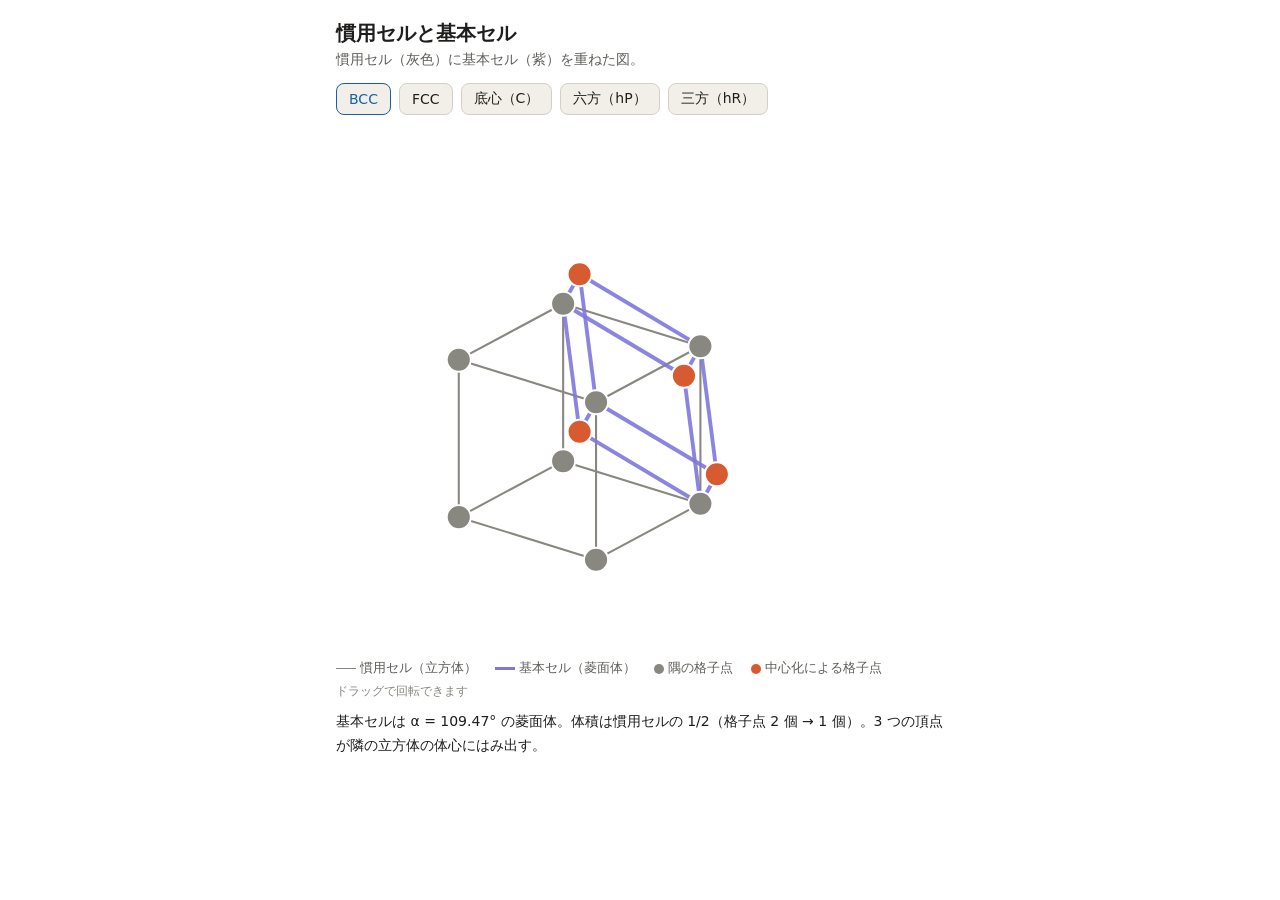
<file: src/3d/bravais_conventional_primitive.html>
<!DOCTYPE html>
<html lang="ja">
<head>
<meta charset="utf-8">
<meta name="viewport" content="width=device-width, initial-scale=1">
<title>慣用セルと基本セル</title>
<style>
:root{--bg:#ffffff;--fg:#1f1e1d;--sub:#5f5e5a;--mute:#888780;--line:#d3d1c7;--btn:#f1efe8;--acc:#185FA5}
@media (prefers-color-scheme: dark){:root{--bg:#1f1e1d;--fg:#f1efe8;--sub:#b4b2a9;--mute:#888780;--line:#444441;--btn:#2c2c2a;--acc:#85B7EB}}
*{box-sizing:border-box}
body{margin:0;background:var(--bg);color:var(--fg);font-family:"Hiragino Sans","Noto Sans JP",system-ui,sans-serif}
main{max-width:640px;margin:0 auto;padding:20px 16px 32px}
h1{font-size:20px;font-weight:600;margin:0 0 4px}
.lead{font-size:14px;color:var(--sub);margin:0 0 14px}
#btns{display:flex;flex-wrap:wrap;gap:8px;margin:0 0 10px}
#btns button{font:inherit;font-size:14px;padding:6px 12px;border-radius:8px;border:1px solid var(--line);background:var(--btn);color:var(--fg);cursor:pointer}
#btns button.on{border-color:var(--acc);color:var(--acc)}
svg{display:block;width:100%;touch-action:none;cursor:grab}
.leg{display:flex;flex-wrap:wrap;gap:6px 18px;font-size:13px;color:var(--sub);margin:6px 0 0}
.sw{display:inline-block;width:20px;vertical-align:middle;margin-right:4px}
.dot{display:inline-block;width:10px;height:10px;border-radius:50%;vertical-align:middle;margin-right:4px}
#eq{font-family:ui-monospace,Menlo,Consolas,monospace;font-size:14px;line-height:1.7;margin:12px 0 0;padding:10px 12px;border:1px solid var(--line);border-radius:8px;white-space:pre-wrap}
#info{font-size:14px;line-height:1.7;margin:10px 0 0}
.hint{font-size:12px;color:var(--mute);margin:6px 0 0}
</style>
</head>
<body>
<main>
<h1>慣用セルと基本セル</h1>
<p class="lead">慣用セル（灰色）に基本セル（紫）を重ねた図。</p>
<div id="btns">
<button data-k="bcc">BCC</button><button data-k="fcc">FCC</button><button data-k="oc">底心（C）</button><button data-k="hp">六方（hP）</button><button data-k="hr">三方（hR）</button>
</div>
<svg id="v" viewBox="0 0 380 330" role="img" aria-label="慣用セルと基本セルを重ねた立体図"></svg>
<div class="leg">
<span><span class="sw" style="border-top:1.5px solid #888780"></span><span id="lconv">慣用セル</span></span>
<span><span class="sw" style="border-top:3px solid #7F77DD"></span><span id="lprim">基本セル</span></span>
<span><span class="dot" style="background:#888780"></span>隅の格子点</span>
<span id="lcen"><span class="dot" style="background:#D85A30"></span>中心化による格子点</span>
</div>
<p class="hint">ドラッグで回転できます</p>
<p id="info"></p>
</main>
<script>
(function(){
const svg=document.getElementById('v'),NS='http://www.w3.org/2000/svg';
const G='#888780',R='#D85A30',s3=Math.sqrt(3)/2;
const add=(p,q)=>p.map((v,i)=>v+q[i]);
function para(o,u,v,w){const V=[];for(let i=0;i<8;i++){let p=o.slice();if(i&1)p=add(p,u);if(i&2)p=add(p,v);if(i&4)p=add(p,w);V.push(p);}
const E=[];for(let i=0;i<8;i++)for(let j=i+1;j<8;j++){const d=i^j;if(d===1||d===2||d===4)E.push([V[i],V[j]]);}return {V,E};}
const cube=para([0,0,0],[1,0,0],[0,1,0],[0,0,1]);
const at=(L,c)=>L.map(p=>({p,c}));
const hx=c=>(x,y,z)=>[x-0.5*y,s3*y,z*c];
const L={};
L.bcc={conv:cube.E,prim:para([.5,.5,.5],[.5,.5,-.5],[-.5,.5,.5],[.5,-.5,.5]).E,
atoms:at(cube.V,G).concat(at([[.5,.5,.5],[.5,1.5,.5],[1.5,.5,.5],[.5,.5,1.5]],R)),cen:true,
lc:'慣用セル（立方体）',lp:'基本セル（菱面体）',
info:'基本セルは α = 109.47° の菱面体。体積は慣用セルの 1/2（格子点 2 個 → 1 個）。3 つの頂点が隣の立方体の体心にはみ出す。'};
L.fcc={conv:cube.E,prim:para([0,0,0],[0,.5,.5],[.5,0,.5],[.5,.5,0]).E,
atoms:at(cube.V,G).concat(at([[.5,.5,0],[.5,.5,1],[.5,0,.5],[.5,1,.5],[0,.5,.5],[1,.5,.5]],R)),cen:true,
lc:'慣用セル（立方体）',lp:'基本セル（菱面体）',
info:'基本セルは α = 60° の菱面体。体積は慣用セルの 1/4（格子点 4 個 → 1 個）。頂点はすべて隅と面心の格子点。'};
(function(){const b=1.5;const c=para([0,0,0],[1,0,0],[0,b,0],[0,0,1]);
L.oc={conv:c.E,prim:para([0,0,0],[.5,-b/2,0],[.5,b/2,0],[0,0,1]).E,
atoms:at(c.V,G).concat(at([[.5,b/2,0],[.5,b/2,1],[.5,-b/2,0],[.5,-b/2,1]],R)),cen:true,
lc:'慣用セル（直方体、C 底心）',lp:'基本セル',
info:'基本セルは a′ = (a − b)/2, b′ = (a + b)/2, c′ = c。a′ = b′ で底面がひし形の柱。体積は慣用セルの 1/2（b/a = 1.5 は作図用の値）。'};})();
(function(){const f=hx(1.6);const E=[];const ring=z=>{const r=[];for(let k=0;k<6;k++){const t=k*Math.PI/3;r.push([Math.cos(t),Math.sin(t),z]);}return r;};
const b=ring(0),t=ring(1.6);for(let k=0;k<6;k++){E.push([b[k],b[(k+1)%6]]);E.push([t[k],t[(k+1)%6]]);E.push([b[k],t[k]]);}
L.hp={conv:E,prim:para([0,0,0],f(1,0,0),f(0,1,0),f(0,0,1)).E,
atoms:at(b.concat(t,[[0,0,0],[0,0,1.6]]),G),cen:false,
lc:'六角柱（単位胞 3 個分）',lp:'単位胞（慣用 = 基本）',
info:'六方格子は単純格子なので、慣用セルと基本セルは同じ（a = b, γ = 120° のひし形の柱）。六角柱はその 3 個分で、格子の 6 回軸が見やすい。ただし結晶の対称性は原子配置で決まり、3 回軸までしかない三方晶系の結晶（例：α-石英）もこの格子をとる（c/a = 1.6 は作図用の値）。'};})();
(function(){const f=hx(2.4);const c=para([0,0,0],f(1,0,0),f(0,1,0),f(0,0,1));
const T1=f(2/3,1/3,1/3),T2=f(-1/3,1/3,1/3),T3=f(-1/3,-2/3,1/3);
L.hr={conv:c.E,prim:para([0,0,0],T1,T2,T3).E,
atoms:at(c.V,G).concat(at([f(2/3,1/3,1/3),f(1/3,2/3,2/3),f(-1/3,1/3,1/3),f(-1/3,-2/3,1/3),f(1/3,-1/3,2/3),f(-2/3,-1/3,2/3)],R)),cen:true,
lc:'慣用セル（六方軸、R 中心化）',lp:'基本セル（菱面体）',
info:'六方軸の慣用セルは高さ 1/3, 2/3 に格子点を含み、体積は基本セルの 3 倍。基本セルは a = b = c, α = β = γ の菱面体で、体対角線が c 軸（3 回軸）に一致する（c/a = 2.4 は作図用の値）。'};})();
let cur,C,S,ry=-0.65,rx=0.42;const cx=190,cy=165;
function setL(k){cur=L[k];const P=cur.atoms.map(a=>a.p);cur.conv.concat(cur.prim).forEach(e=>P.push(e[0],e[1]));
const mn=[0,1,2].map(i=>Math.min(...P.map(p=>p[i]))),mx=[0,1,2].map(i=>Math.max(...P.map(p=>p[i])));
C=mn.map((v,i)=>(v+mx[i])/2);const r=Math.max(...P.map(p=>Math.hypot(p[0]-C[0],p[1]-C[1],p[2]-C[2])));S=140/r;
document.getElementById('lconv').textContent=cur.lc;document.getElementById('lprim').textContent=cur.lp;
document.getElementById('lcen').style.display=cur.cen?'':'none';document.getElementById('info').textContent=cur.info;
document.querySelectorAll('#btns button').forEach(b=>b.classList.toggle('on',b.dataset.k===k));
draw();}
function proj(p){const x=p[0]-C[0],y=p[2]-C[2],z=-(p[1]-C[1]);
const x1=Math.cos(ry)*x+Math.sin(ry)*z,z1=-Math.sin(ry)*x+Math.cos(ry)*z;
const y2=Math.cos(rx)*y-Math.sin(rx)*z1,z2=Math.sin(rx)*y+Math.cos(rx)*z1;return [cx+S*x1,cy-S*y2,z2];}
function el(n,a){const e=document.createElementNS(NS,n);for(const k in a)e.setAttribute(k,a[k]);return e;}
function draw(){svg.innerHTML='';
cur.conv.forEach(([a,b])=>{const p=proj(a),q=proj(b);svg.appendChild(el('line',{x1:p[0],y1:p[1],x2:q[0],y2:q[1],stroke:G,'stroke-width':1.3}));});
cur.prim.forEach(([a,b])=>{const p=proj(a),q=proj(b);svg.appendChild(el('line',{x1:p[0],y1:p[1],x2:q[0],y2:q[1],stroke:'#7F77DD','stroke-width':2.4,'stroke-opacity':0.9}));});
cur.atoms.map(a=>({a,q:proj(a.p)})).sort((u,v)=>u.q[2]-v.q[2]).forEach(({a,q})=>svg.appendChild(el('circle',{cx:q[0],cy:q[1],r:7.5,fill:a.c,stroke:getComputedStyle(document.body).backgroundColor,'stroke-width':1.2})));}
document.querySelectorAll('#btns button').forEach(b=>b.addEventListener('click',()=>setL(b.dataset.k)));
let drag=null;
svg.addEventListener('pointerdown',e=>{drag=[e.clientX,e.clientY,ry,rx];svg.setPointerCapture(e.pointerId);svg.style.cursor='grabbing';});
svg.addEventListener('pointermove',e=>{if(!drag)return;ry=drag[2]+(e.clientX-drag[0])*0.01;rx=Math.max(-1.4,Math.min(1.4,drag[3]+(e.clientY-drag[1])*0.01));draw();});
const end=()=>{drag=null;svg.style.cursor='grab';};svg.addEventListener('pointerup',end);svg.addEventListener('pointercancel',end);
setL('bcc');
})();
</script>
</body>
</html>
</file>
<file: style.css>
:root{--bg:#ffffff;--fg:#1f1e1d;--sub:#5f5e5a;--mute:#888780;--line:#d3d1c7;--btn:#f1efe8;--acc:#185FA5;--p:#1f1e1d;--s:#5f5e5a;--t:#888780}
@media (prefers-color-scheme: dark){:root{--bg:#1f1e1d;--fg:#f1efe8;--sub:#b4b2a9;--mute:#888780;--line:#444441;--btn:#2c2c2a;--acc:#85B7EB;--p:#f1efe8;--s:#b4b2a9;--t:#888780}}
*{box-sizing:border-box}
body{margin:0;background:var(--bg);color:var(--fg);font-family:"Hiragino Sans","Noto Sans JP",system-ui,sans-serif;line-height:1.75}
nav.top{border-bottom:1px solid var(--line);padding:10px 16px;font-size:14px;display:flex;flex-wrap:wrap;gap:4px 14px;max-width:760px;margin:0 auto}
nav.top a{color:var(--sub);text-decoration:none}
nav.top a.cur{color:var(--acc);font-weight:600}
main{max-width:760px;margin:0 auto;padding:20px 16px 48px}
h1{font-size:22px;font-weight:600;margin:0 0 6px}
h2{font-size:18px;font-weight:600;margin:32px 0 8px;padding-top:8px;border-top:1px solid var(--line)}
p{margin:8px 0}
.lead{color:var(--sub)}
figure{margin:16px 0;padding:12px;border:1px solid var(--line);border-radius:10px}
figure svg{display:block;width:100%;max-width:520px;margin:0 auto}
figcaption{font-size:13px;color:var(--sub);margin-top:6px}
pre{font-family:ui-monospace,Menlo,Consolas,monospace;font-size:13.5px;line-height:1.6;padding:10px 12px;border:1px solid var(--line);border-radius:8px;overflow-x:auto}
table{border-collapse:collapse;font-size:14px;margin:10px 0;width:100%}
th,td{border:1px solid var(--line);padding:6px 8px;text-align:left;vertical-align:top}
th{background:var(--btn)}
ul.cards{list-style:none;padding:0;display:grid;gap:10px}
ul.cards a{display:block;padding:12px 14px;border:1px solid var(--line);border-radius:10px;text-decoration:none;color:var(--fg)}
ul.cards a b{display:block;color:var(--acc)}
ul.cards a span{font-size:14px;color:var(--sub)}
/* SVG figure classes */
svg .t{font-size:14px;fill:var(--fg)}
svg .th{font-size:14px;font-weight:600;fill:var(--fg)}
svg .ts{font-size:12px;fill:var(--sub)}
svg .c-coral>circle,svg circle.c-coral{fill:#F0997B;stroke:#993C1D;stroke-width:.6}
svg .c-gray>circle,svg circle.c-gray{fill:#D3D1C7;stroke:#5F5E5A;stroke-width:.6}
table.cls td:nth-child(-n+2),table.cls th:nth-child(-n+2){white-space:nowrap}
table.cls3 td:nth-child(3),table.cls3 th:nth-child(3){white-space:nowrap}
details{margin:8px 0;padding:8px 12px;border:1px solid var(--line);border-radius:8px}summary{cursor:pointer;color:var(--acc)}
table.ov td:nth-child(2),table.ov td:nth-child(3),table.ov th:nth-child(2),table.ov th:nth-child(3){white-space:nowrap}
</file>
